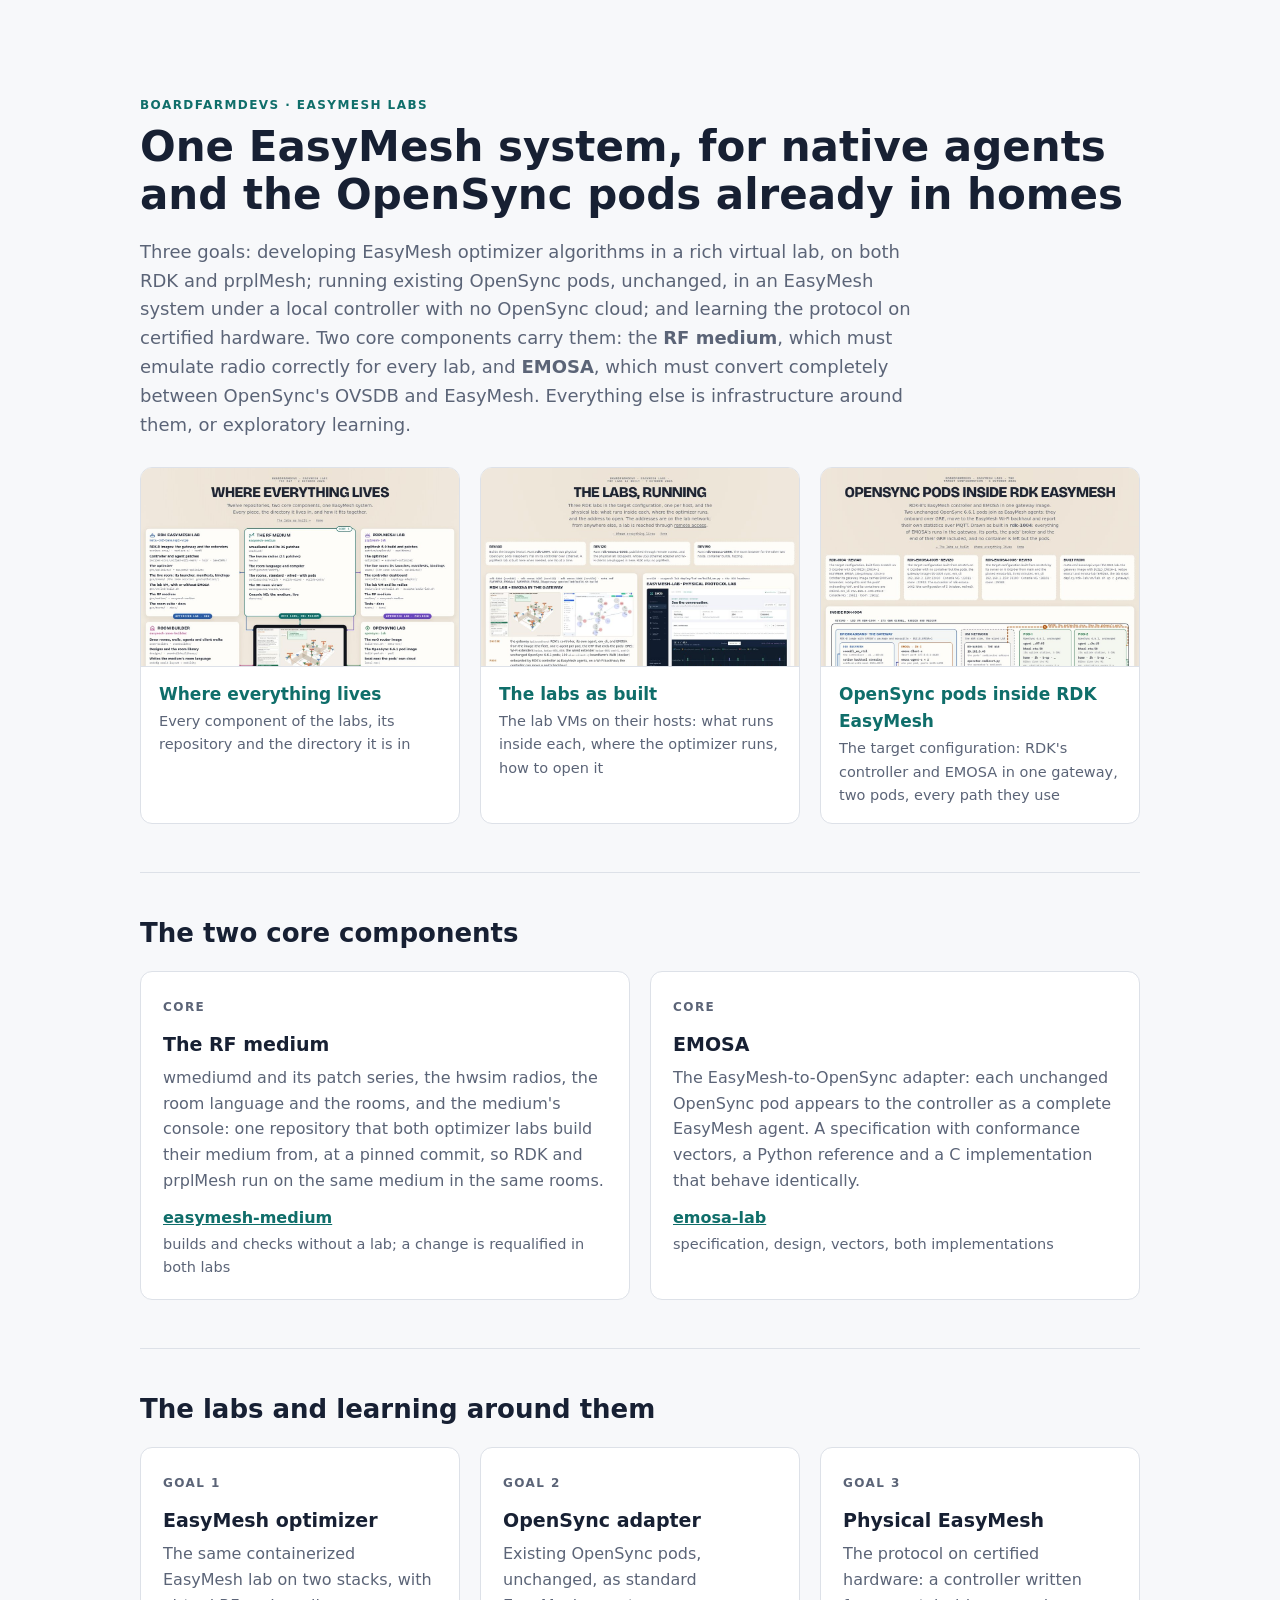
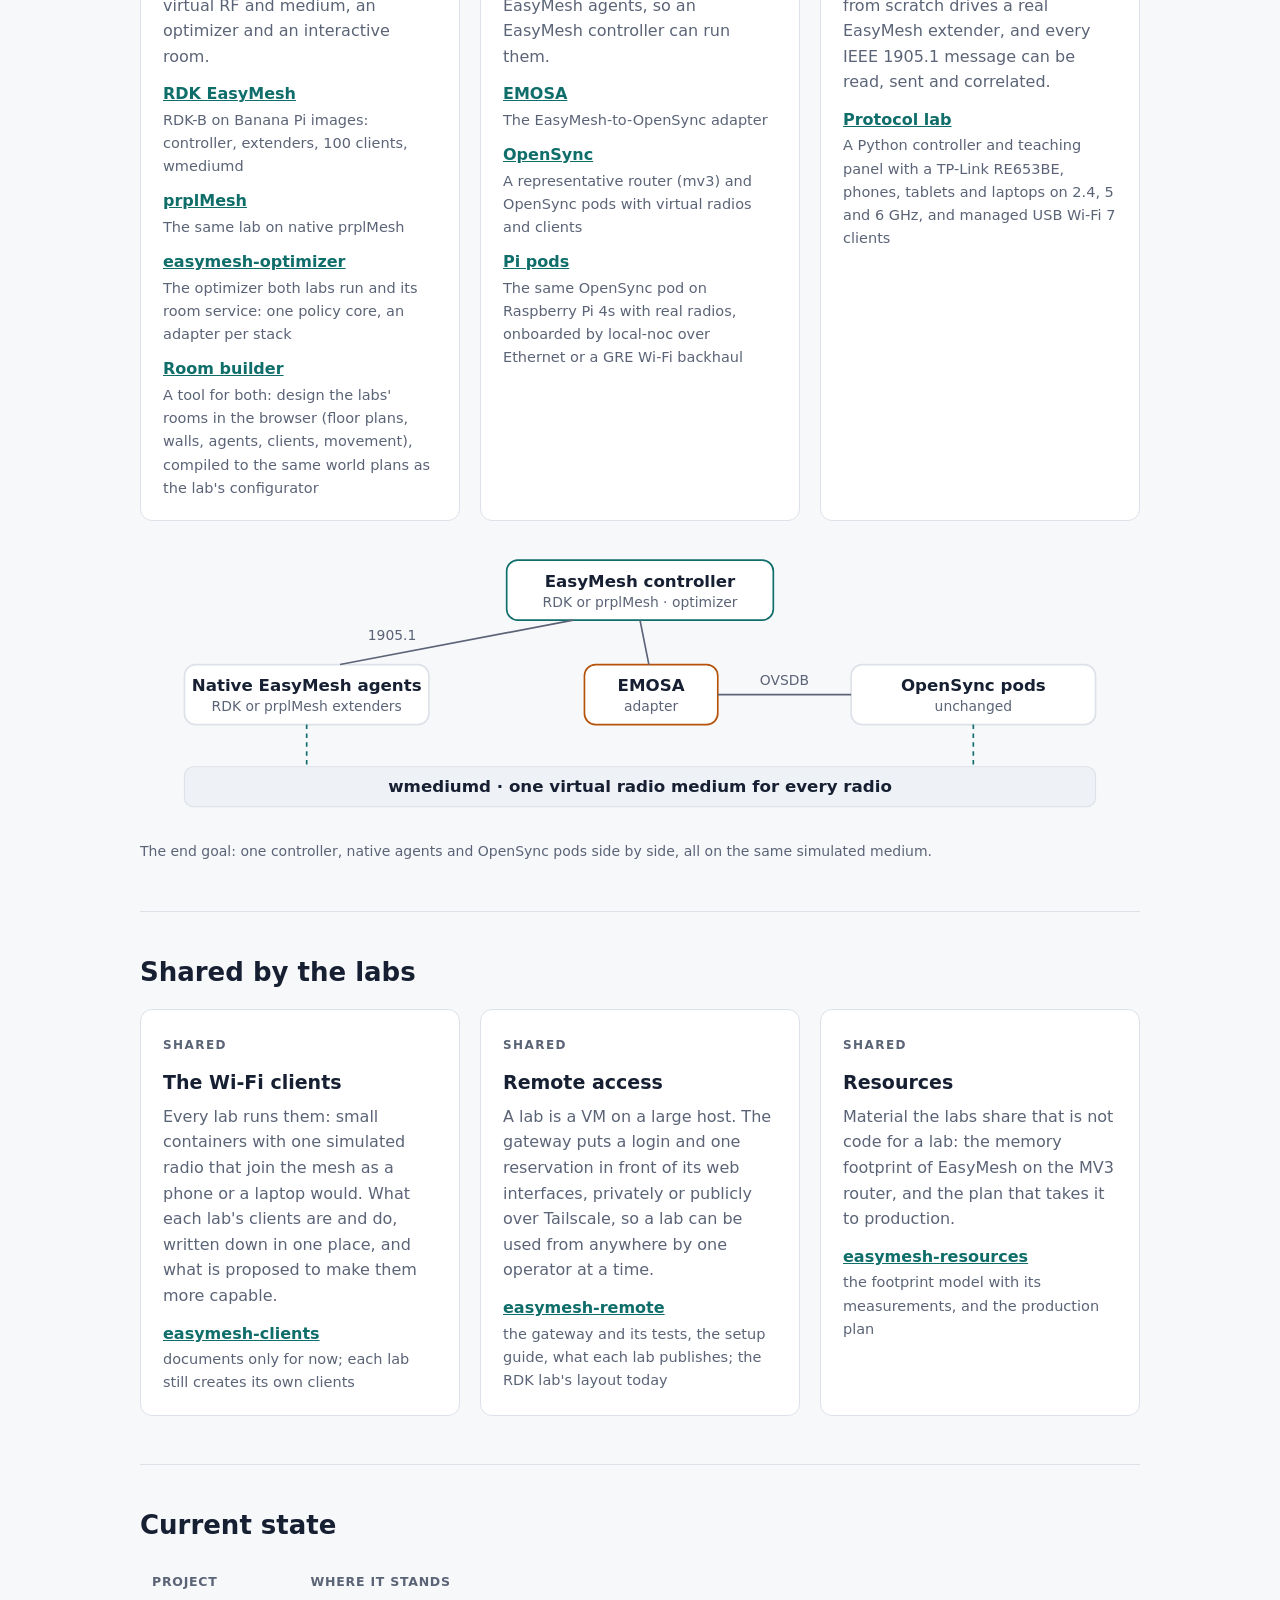
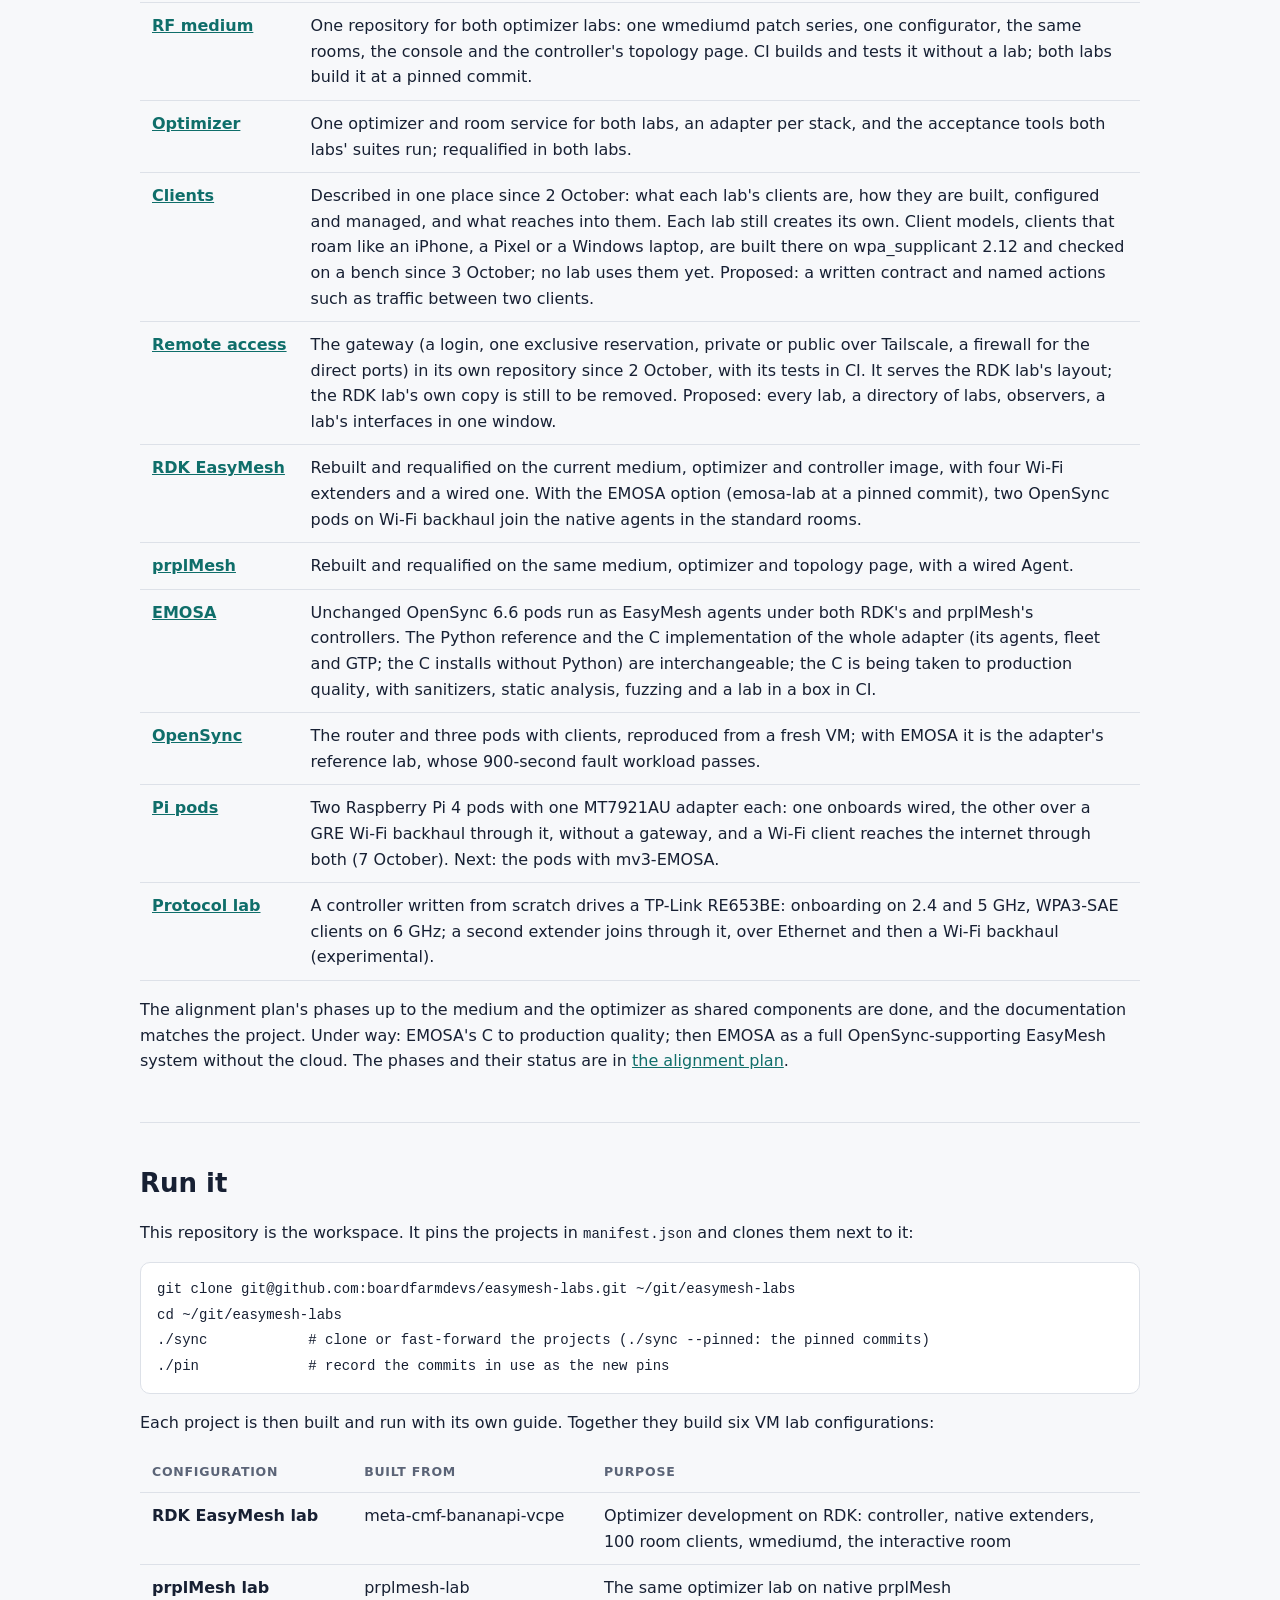
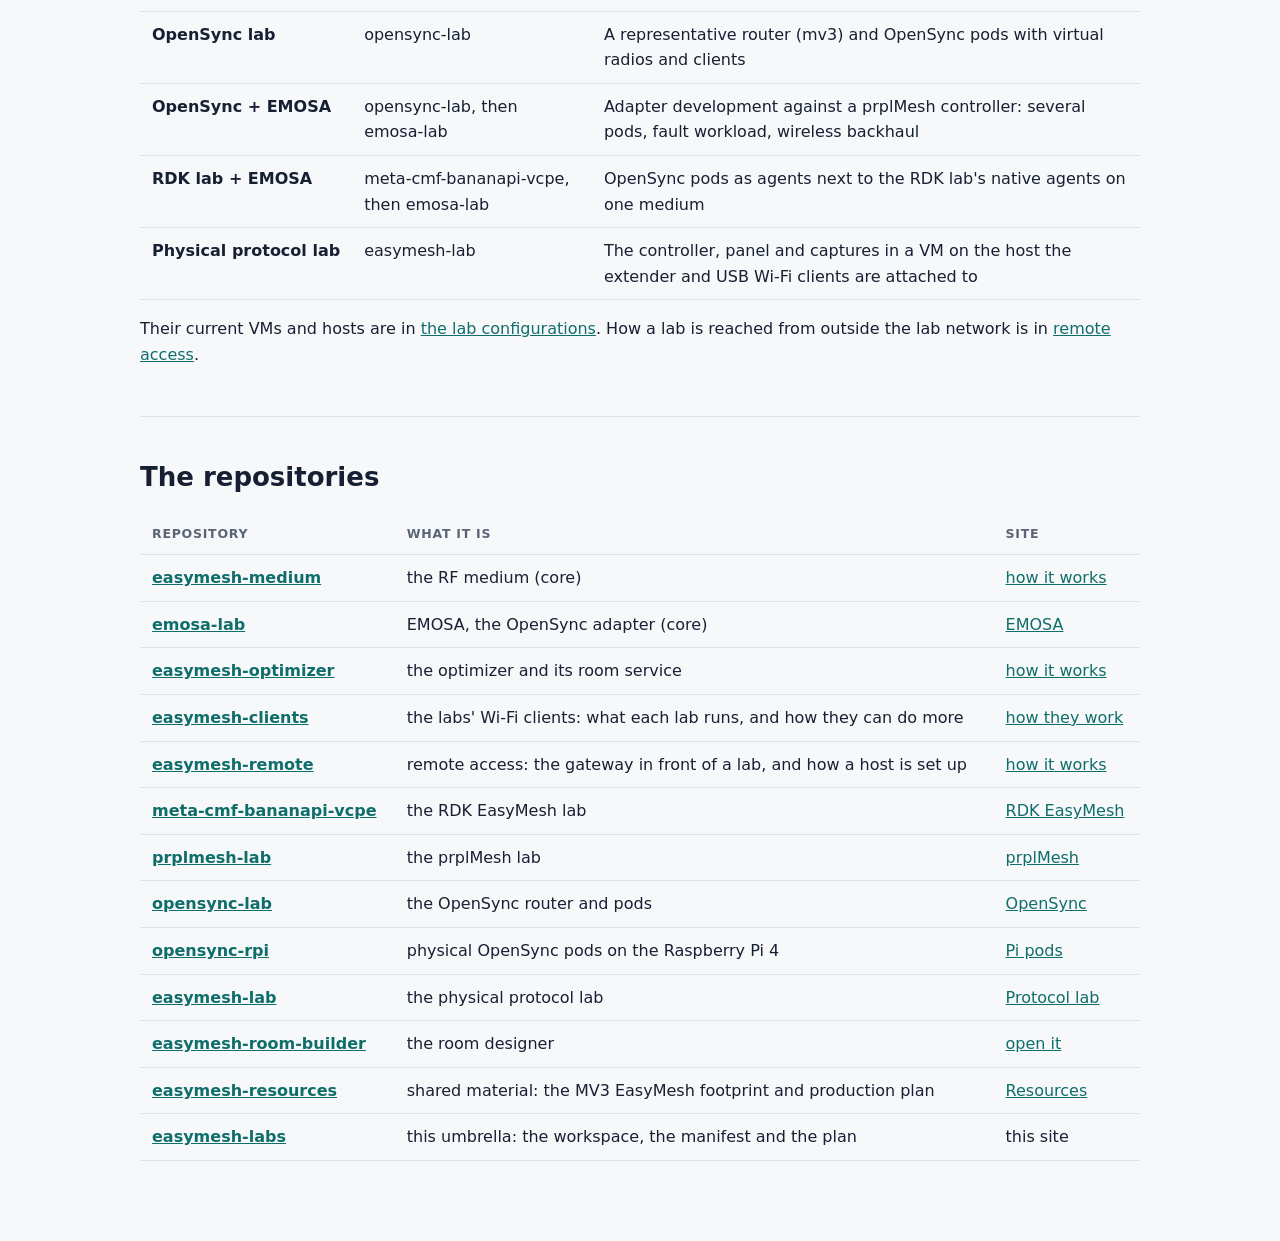
<file: site/index.html>
<!doctype html>
<html lang="en">
<head>
<meta charset="utf-8">
<meta name="viewport" content="width=device-width, initial-scale=1">
<title>EasyMesh labs</title>
<link rel="icon" href="favicon.ico" sizes="48x48">
<link rel="icon" href="favicon.svg" type="image/svg+xml">
<link rel="apple-touch-icon" href="apple-touch-icon.png">
<meta name="description" content="EasyMesh optimizer development in a rich virtual lab on RDK and prplMesh, unchanged OpenSync pods in an EasyMesh system through EMOSA, and the protocol on certified hardware; built on two core components, the RF medium and EMOSA.">
<link rel="stylesheet" href="style.css">
</head>
<body>
<main>
  <section class="hero">
    <p class="eyebrow">boardfarmdevs · EasyMesh labs</p>
    <h1>One EasyMesh system, for native agents and the OpenSync pods already in homes</h1>
    <p class="lead">Three goals: developing EasyMesh optimizer algorithms in a rich virtual lab, on
    both RDK and prplMesh; running existing OpenSync pods, unchanged, in an EasyMesh system under
    a local controller with no OpenSync cloud; and learning the protocol on certified hardware.
    Two core components carry them: the <b>RF medium</b>, which must emulate radio correctly for
    every lab, and <b>EMOSA</b>, which must convert completely between OpenSync's OVSDB and
    EasyMesh. Everything else is infrastructure around them, or exploratory learning.</p>
    <div class="posters">
      <a class="poster-card" href="posters/map.html">
        <picture>
          <source srcset="posters/img/thumb-map-dark.jpg" media="(prefers-color-scheme: dark)">
          <img src="posters/img/thumb-map-light.jpg" width="960" height="600" alt="The map poster: every repository of the labs as a card, with the directory each part lives in">
        </picture>
        <span class="pc-text"><b>Where everything lives</b>
        <span>Every component of the labs, its repository and the directory it is in</span></span>
      </a>
      <a class="poster-card" href="posters/labs.html">
        <picture>
          <source srcset="posters/img/thumb-labs-dark.jpg" media="(prefers-color-scheme: dark)">
          <img src="posters/img/thumb-labs-light.jpg" width="960" height="600" alt="The labs poster: each lab VM on its host, what runs inside it and how to open it">
        </picture>
        <span class="pc-text"><b>The labs as built</b>
        <span>The lab VMs on their hosts: what runs inside each, where the optimizer runs, how to open it</span></span>
      </a>
      <a class="poster-card" href="posters/rdk-emosa.html">
        <picture>
          <source srcset="posters/img/thumb-rdk-emosa-dark.jpg" media="(prefers-color-scheme: dark)">
          <img src="posters/img/thumb-rdk-emosa-light.jpg" width="960" height="600" alt="The RDK + EMOSA poster: the target configuration drawn whole, the gateway with RDK's controller and EMOSA, the pods, em-gtp and the paths between them">
        </picture>
        <span class="pc-text"><b>OpenSync pods inside RDK EasyMesh</b>
        <span>The target configuration: RDK's controller and EMOSA in one gateway, two pods, every path they use</span></span>
      </a>
    </div>
  </section>

  <section id="core">
    <h2>The two core components</h2>
    <div class="goals">
      <article class="goal">
        <p class="tag">Core</p>
        <h3>The RF medium</h3>
        <p>wmediumd and its patch series, the hwsim radios, the room language and the rooms, and the
        medium's console: one repository that both optimizer labs build their medium from, at a
        pinned commit, so RDK and prplMesh run on the same medium in the same rooms.</p>
        <ul class="projects">
          <li><a href="https://vcpe.dev/easymesh-medium/"><b>easymesh-medium</b></a>
            <span>builds and checks without a lab; a change is requalified in both labs</span></li>
        </ul>
      </article>
      <article class="goal">
        <p class="tag">Core</p>
        <h3>EMOSA</h3>
        <p>The EasyMesh-to-OpenSync adapter: each unchanged OpenSync pod appears to the controller as
        a complete EasyMesh agent. A specification with conformance vectors, a Python reference and a
        C implementation that behave identically.</p>
        <ul class="projects">
          <li><a href="https://vcpe.dev/emosa-lab/"><b>emosa-lab</b></a>
            <span>specification, design, vectors, both implementations</span></li>
        </ul>
      </article>
    </div>
  </section>

  <section id="what">
    <h2>The labs and learning around them</h2>
    <div class="goals">
      <article class="goal">
        <p class="tag">Goal 1</p>
        <h3>EasyMesh optimizer</h3>
        <p>The same containerized EasyMesh lab on two stacks, with virtual RF and medium,
        an optimizer and an interactive room.</p>
        <ul class="projects">
          <li><a href="https://vcpe.dev/meta-cmf-bananapi-vcpe/"><b>RDK EasyMesh</b></a>
            <span>RDK-B on Banana Pi images: controller, extenders, 100 clients, wmediumd</span></li>
          <li><a href="https://vcpe.dev/prplmesh-lab/"><b>prplMesh</b></a>
            <span>The same lab on native prplMesh</span></li>
          <li><a href="https://vcpe.dev/easymesh-optimizer/"><b>easymesh-optimizer</b></a>
            <span>The optimizer both labs run and its room service: one policy core, an adapter per stack</span></li>
          <li><a href="https://vcpe.dev/easymesh-room-builder/"><b>Room builder</b></a>
            <span>A tool for both: design the labs' rooms in the browser (floor plans, walls,
            agents, clients, movement), compiled to the same world plans as the lab's configurator</span></li>
        </ul>
      </article>
      <article class="goal">
        <p class="tag">Goal 2</p>
        <h3>OpenSync adapter</h3>
        <p>Existing OpenSync pods, unchanged, as standard EasyMesh agents, so an EasyMesh
        controller can run them.</p>
        <ul class="projects">
          <li><a href="https://vcpe.dev/emosa-lab/"><b>EMOSA</b></a>
            <span>The EasyMesh-to-OpenSync adapter</span></li>
          <li><a href="https://vcpe.dev/opensync-lab/"><b>OpenSync</b></a>
            <span>A representative router (mv3) and OpenSync pods with virtual radios and clients</span></li>
          <li><a href="https://vcpe.dev/opensync-rpi/"><b>Pi pods</b></a>
            <span>The same OpenSync pod on Raspberry Pi 4s with real radios, onboarded by local-noc over Ethernet or a GRE Wi-Fi backhaul</span></li>
        </ul>
      </article>
      <article class="goal">
        <p class="tag">Goal 3</p>
        <h3>Physical EasyMesh</h3>
        <p>The protocol on certified hardware: a controller written from scratch drives a real
        EasyMesh extender, and every IEEE 1905.1 message can be read, sent and correlated.</p>
        <ul class="projects">
          <li><a href="https://vcpe.dev/easymesh-lab/"><b>Protocol lab</b></a>
            <span>A Python controller and teaching panel with a TP-Link RE653BE, phones, tablets and
            laptops on 2.4, 5 and 6 GHz, and managed USB Wi-Fi 7 clients</span></li>
        </ul>
      </article>
    </div>
    <figure class="target">
      <svg viewBox="0 0 900 250" role="img" aria-label="The end goal: an EasyMesh controller managing native EasyMesh agents and OpenSync pods through EMOSA, all on one wmediumd medium">
        <rect class="box ctl" x="330" y="10" width="240" height="54" rx="10"/>
        <text x="450" y="34" class="t">EasyMesh controller</text>
        <text x="450" y="52" class="s">RDK or prplMesh · optimizer</text>
        <rect class="box" x="40" y="104" width="220" height="54" rx="10"/>
        <text x="150" y="128" class="t">Native EasyMesh agents</text>
        <text x="150" y="146" class="s">RDK or prplMesh extenders</text>
        <rect class="box emosa" x="400" y="104" width="120" height="54" rx="10"/>
        <text x="460" y="128" class="t">EMOSA</text>
        <text x="460" y="146" class="s">adapter</text>
        <rect class="box" x="640" y="104" width="220" height="54" rx="10"/>
        <text x="750" y="128" class="t">OpenSync pods</text>
        <text x="750" y="146" class="s">unchanged</text>
        <path class="link" d="M390 64 L180 104"/>
        <path class="link" d="M450 64 L458 104"/>
        <path class="link" d="M520 131 L640 131"/>
        <text x="580" y="122" class="s">OVSDB</text>
        <text x="205" y="82" class="s" style="text-anchor: start">1905.1</text>
        <rect class="medium" x="40" y="196" width="820" height="36" rx="8"/>
        <text x="450" y="219" class="t">wmediumd · one virtual radio medium for every radio</text>
        <path class="air" d="M150 158 L150 196 M750 158 L750 196"/>
      </svg>
      <figcaption>The end goal: one controller, native agents and OpenSync pods side by side, all on the same simulated medium.</figcaption>
    </figure>
  </section>

  <section id="shared">
    <h2>Shared by the labs</h2>
    <div class="goals">
      <article class="goal">
        <p class="tag">Shared</p>
        <h3>The Wi-Fi clients</h3>
        <p>Every lab runs them: small containers with one simulated radio that join the mesh
        as a phone or a laptop would. What each lab's clients are and do, written down in one
        place, and what is proposed to make them more capable.</p>
        <ul class="projects">
          <li><a href="https://vcpe.dev/easymesh-clients/"><b>easymesh-clients</b></a>
            <span>documents only for now; each lab still creates its own clients</span></li>
        </ul>
      </article>
      <article class="goal">
        <p class="tag">Shared</p>
        <h3>Remote access</h3>
        <p>A lab is a VM on a large host. The gateway puts a login and one reservation in front
        of its web interfaces, privately or publicly over Tailscale, so a lab can be used from
        anywhere by one operator at a time.</p>
        <ul class="projects">
          <li><a href="https://vcpe.dev/easymesh-remote/"><b>easymesh-remote</b></a>
            <span>the gateway and its tests, the setup guide, what each lab publishes; the RDK
            lab's layout today</span></li>
        </ul>
      </article>
      <article class="goal">
        <p class="tag">Shared</p>
        <h3>Resources</h3>
        <p>Material the labs share that is not code for a lab: the memory footprint of EasyMesh
        on the MV3 router, and the plan that takes it to production.</p>
        <ul class="projects">
          <li><a href="https://vcpe.dev/easymesh-resources/"><b>easymesh-resources</b></a>
            <span>the footprint model with its measurements, and the production plan</span></li>
        </ul>
      </article>
    </div>
  </section>

  <section id="state">
    <h2>Current state</h2>
    <div class="table-wrap"><table>
      <thead><tr><th>Project</th><th>Where it stands</th></tr></thead>
      <tbody>
        <tr><td><a href="https://vcpe.dev/easymesh-medium/">RF medium</a></td>
          <td>One repository for both optimizer labs: one wmediumd patch series, one configurator, the same rooms, the console and the controller's topology page. CI builds and tests it without a lab; both labs build it at a pinned commit.</td></tr>
        <tr><td><a href="https://vcpe.dev/easymesh-optimizer/">Optimizer</a></td>
          <td>One optimizer and room service for both labs, an adapter per stack, and the acceptance tools both labs' suites run; requalified in both labs.</td></tr>
        <tr><td><a href="https://vcpe.dev/easymesh-clients/">Clients</a></td>
          <td>Described in one place since 2 October: what each lab's clients are, how they are built, configured and managed, and what reaches into them. Each lab still creates its own. Client models, clients that roam like an iPhone, a Pixel or a Windows laptop, are built there on wpa_supplicant 2.12 and checked on a bench since 3 October; no lab uses them yet. Proposed: a written contract and named actions such as traffic between two clients.</td></tr>
        <tr><td><a href="https://vcpe.dev/easymesh-remote/">Remote access</a></td>
          <td>The gateway (a login, one exclusive reservation, private or public over Tailscale, a firewall for the direct ports) in its own repository since 2 October, with its tests in CI. It serves the RDK lab's layout; the RDK lab's own copy is still to be removed. Proposed: every lab, a directory of labs, observers, a lab's interfaces in one window.</td></tr>
        <tr><td><a href="https://vcpe.dev/meta-cmf-bananapi-vcpe/#state">RDK EasyMesh</a></td>
          <td>Rebuilt and requalified on the current medium, optimizer and controller image, with four Wi-Fi extenders and a wired one. With the EMOSA option (emosa-lab at a pinned commit), two OpenSync pods on Wi-Fi backhaul join the native agents in the standard rooms.</td></tr>
        <tr><td><a href="https://vcpe.dev/prplmesh-lab/#state">prplMesh</a></td>
          <td>Rebuilt and requalified on the same medium, optimizer and topology page, with a wired Agent.</td></tr>
        <tr><td><a href="https://vcpe.dev/emosa-lab/#state">EMOSA</a></td>
          <td>Unchanged OpenSync 6.6 pods run as EasyMesh agents under both RDK's and prplMesh's controllers. The Python reference and the C implementation of the whole adapter (its agents, fleet and GTP; the C installs without Python) are interchangeable; the C is being taken to production quality, with sanitizers, static analysis, fuzzing and a lab in a box in CI.</td></tr>
        <tr><td><a href="https://vcpe.dev/opensync-lab/#state">OpenSync</a></td>
          <td>The router and three pods with clients, reproduced from a fresh VM; with EMOSA it is the adapter's reference lab, whose 900-second fault workload passes.</td></tr>
        <tr><td><a href="https://vcpe.dev/opensync-rpi/">Pi pods</a></td>
          <td>Two Raspberry Pi 4 pods with one MT7921AU adapter each: one onboards wired, the other over a GRE Wi-Fi backhaul through it, without a gateway, and a Wi-Fi client reaches the internet through both (7 October). Next: the pods with mv3-EMOSA.</td></tr>
        <tr><td><a href="https://vcpe.dev/easymesh-lab/#state">Protocol lab</a></td>
          <td>A controller written from scratch drives a TP-Link RE653BE: onboarding on 2.4 and 5 GHz, WPA3-SAE clients on 6 GHz; a second extender joins through it, over Ethernet and then a Wi-Fi backhaul (experimental).</td></tr>
      </tbody>
    </table></div>
    <p>The alignment plan's phases up to the medium and the optimizer as shared components are
    done, and the documentation matches the project. Under way: EMOSA's C to production quality;
    then EMOSA as a full OpenSync-supporting EasyMesh system without the cloud. The phases and their
    status are in
    <a href="https://github.com/boardfarmdevs/easymesh-labs/blob/main/docs/project/alignment-plan.md">the alignment plan</a>.</p>
  </section>

  <section id="run">
    <h2>Run it</h2>
    <p>This repository is the workspace. It pins the projects in <code>manifest.json</code>
    and clones them next to it:</p>
<pre><code>git clone git@github.com:boardfarmdevs/easymesh-labs.git ~/git/easymesh-labs
cd ~/git/easymesh-labs
./sync            # clone or fast-forward the projects (./sync --pinned: the pinned commits)
./pin             # record the commits in use as the new pins</code></pre>
    <p>Each project is then built and run with its own guide. Together they build six VM lab
    configurations:</p>
    <div class="table-wrap"><table>
      <thead><tr><th>Configuration</th><th>Built from</th><th>Purpose</th></tr></thead>
      <tbody>
        <tr><td>RDK EasyMesh lab</td><td>meta-cmf-bananapi-vcpe</td>
          <td>Optimizer development on RDK: controller, native extenders, 100 room clients, wmediumd, the interactive room</td></tr>
        <tr><td>prplMesh lab</td><td>prplmesh-lab</td>
          <td>The same optimizer lab on native prplMesh</td></tr>
        <tr><td>OpenSync lab</td><td>opensync-lab</td>
          <td>A representative router (mv3) and OpenSync pods with virtual radios and clients</td></tr>
        <tr><td>OpenSync + EMOSA</td><td>opensync-lab, then emosa-lab</td>
          <td>Adapter development against a prplMesh controller: several pods, fault workload, wireless backhaul</td></tr>
        <tr><td>RDK lab + EMOSA</td><td>meta-cmf-bananapi-vcpe, then emosa-lab</td>
          <td>OpenSync pods as agents next to the RDK lab's native agents on one medium</td></tr>
        <tr><td>Physical protocol lab</td><td>easymesh-lab</td>
          <td>The controller, panel and captures in a VM on the host the extender and USB Wi-Fi clients are attached to</td></tr>
      </tbody>
    </table></div>
    <p>Their current VMs and hosts are in
    <a href="https://github.com/boardfarmdevs/easymesh-labs/blob/main/docs/reference/lab-configurations.md">the lab configurations</a>.
    How a lab is reached from outside the lab network is in
    <a href="https://vcpe.dev/easymesh-remote/">remote access</a>.</p>
  </section>

  <section id="reference">
    <h2>The repositories</h2>
    <div class="table-wrap"><table>
      <thead><tr><th>Repository</th><th>What it is</th><th>Site</th></tr></thead>
      <tbody>
        <tr><td><a href="https://github.com/boardfarmdevs/easymesh-medium">easymesh-medium</a></td><td>the RF medium (core)</td><td><a href="https://vcpe.dev/easymesh-medium/">how it works</a></td></tr>
        <tr><td><a href="https://github.com/boardfarmdevs/emosa-lab">emosa-lab</a></td><td>EMOSA, the OpenSync adapter (core)</td><td><a href="https://vcpe.dev/emosa-lab/">EMOSA</a></td></tr>
        <tr><td><a href="https://github.com/boardfarmdevs/easymesh-optimizer">easymesh-optimizer</a></td><td>the optimizer and its room service</td><td><a href="https://vcpe.dev/easymesh-optimizer/">how it works</a></td></tr>
        <tr><td><a href="https://github.com/boardfarmdevs/easymesh-clients">easymesh-clients</a></td><td>the labs' Wi-Fi clients: what each lab runs, and how they can do more</td><td><a href="https://vcpe.dev/easymesh-clients/">how they work</a></td></tr>
        <tr><td><a href="https://github.com/boardfarmdevs/easymesh-remote">easymesh-remote</a></td><td>remote access: the gateway in front of a lab, and how a host is set up</td><td><a href="https://vcpe.dev/easymesh-remote/">how it works</a></td></tr>
        <tr><td><a href="https://github.com/boardfarmdevs/meta-cmf-bananapi-vcpe">meta-cmf-bananapi-vcpe</a></td><td>the RDK EasyMesh lab</td><td><a href="https://vcpe.dev/meta-cmf-bananapi-vcpe/">RDK EasyMesh</a></td></tr>
        <tr><td><a href="https://github.com/boardfarmdevs/prplmesh-lab">prplmesh-lab</a></td><td>the prplMesh lab</td><td><a href="https://vcpe.dev/prplmesh-lab/">prplMesh</a></td></tr>
        <tr><td><a href="https://github.com/boardfarmdevs/opensync-lab">opensync-lab</a></td><td>the OpenSync router and pods</td><td><a href="https://vcpe.dev/opensync-lab/">OpenSync</a></td></tr>
        <tr><td><a href="https://vcpe.dev/opensync-rpi/">opensync-rpi</a></td><td>physical OpenSync pods on the Raspberry Pi 4</td><td><a href="https://vcpe.dev/opensync-rpi/">Pi pods</a></td></tr>
        <tr><td><a href="https://github.com/boardfarmdevs/easymesh-lab">easymesh-lab</a></td><td>the physical protocol lab</td><td><a href="https://vcpe.dev/easymesh-lab/">Protocol lab</a></td></tr>
        <tr><td><a href="https://github.com/boardfarmdevs/easymesh-room-builder">easymesh-room-builder</a></td><td>the room designer</td><td><a href="https://vcpe.dev/easymesh-room-builder/">open it</a></td></tr>
        <tr><td><a href="https://vcpe.dev/easymesh-resources/">easymesh-resources</a></td><td>shared material: the MV3 EasyMesh footprint and production plan</td><td><a href="https://vcpe.dev/easymesh-resources/">Resources</a></td></tr>
        <tr><td><a href="https://github.com/boardfarmdevs/easymesh-labs">easymesh-labs</a></td><td>this umbrella: the workspace, the manifest and the plan</td><td>this site</td></tr>
      </tbody>
    </table></div>
  </section>
</main>
</body>
</html>
</file>
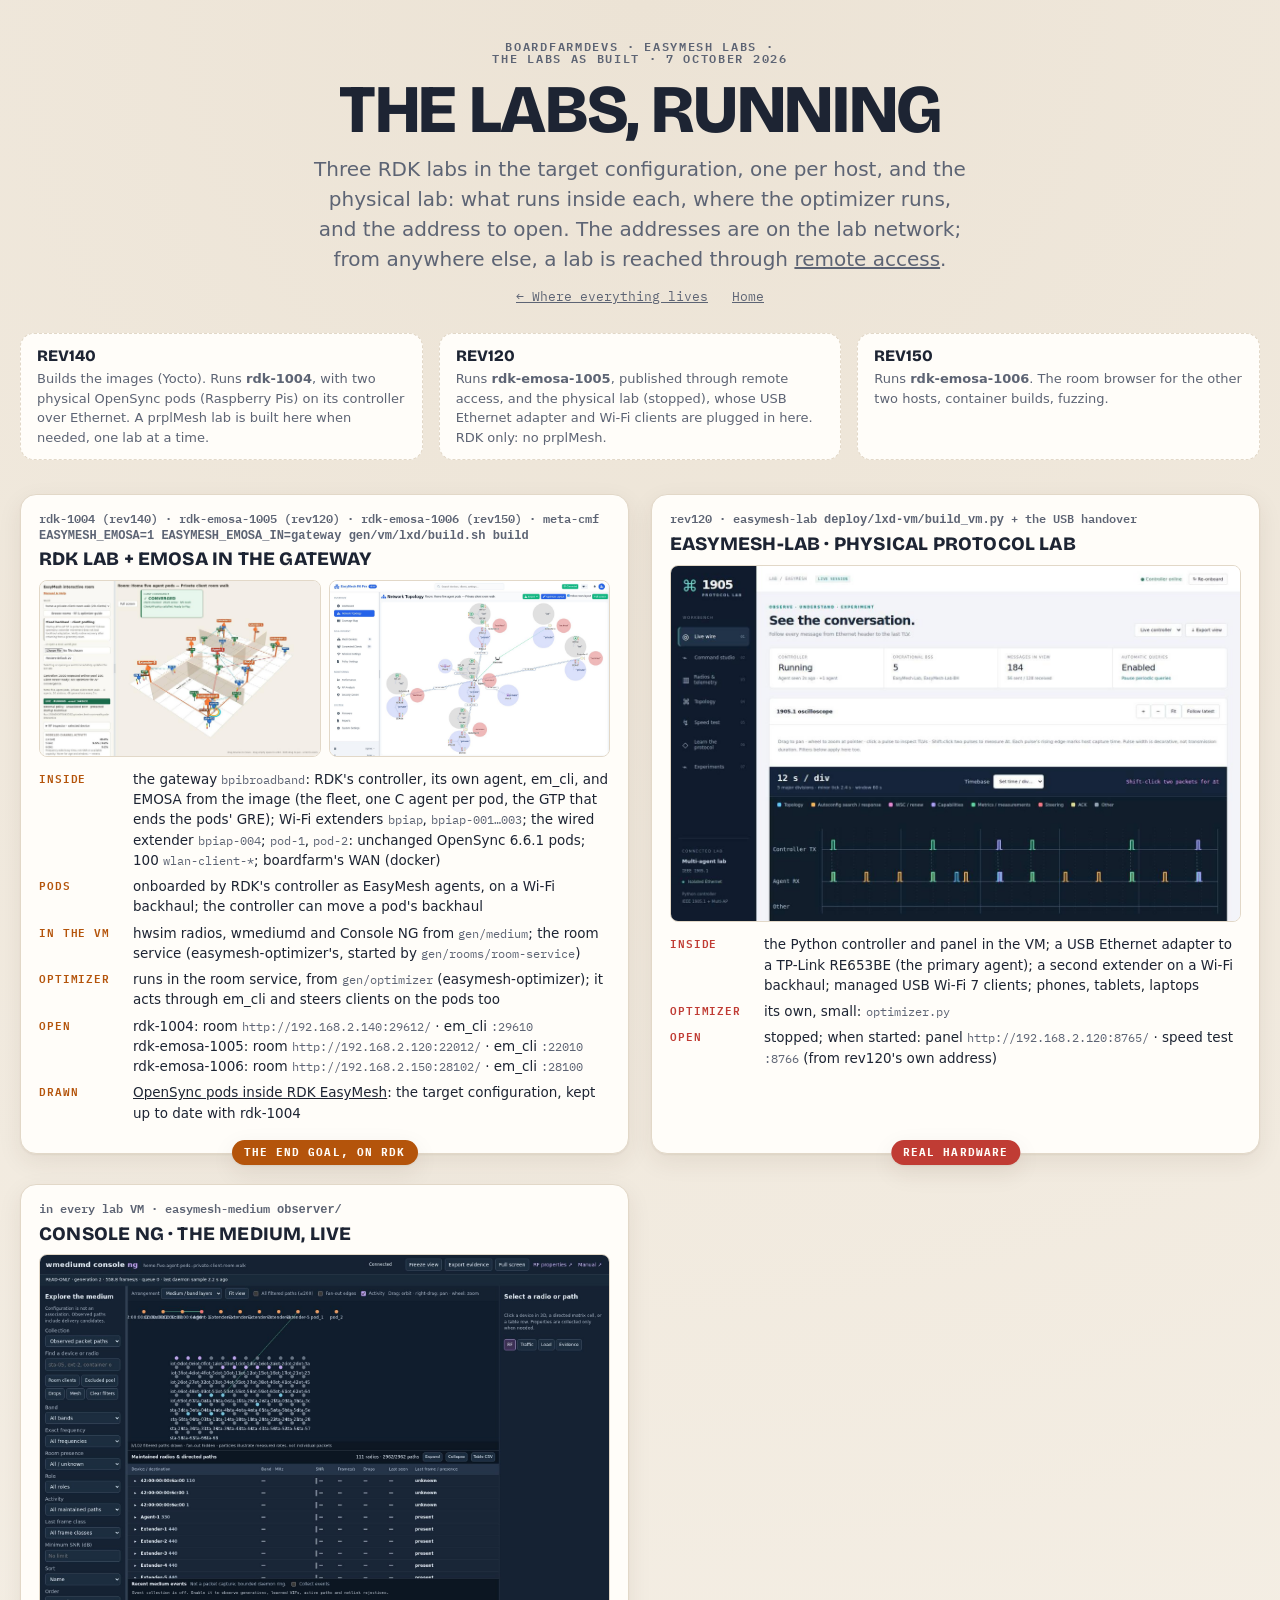
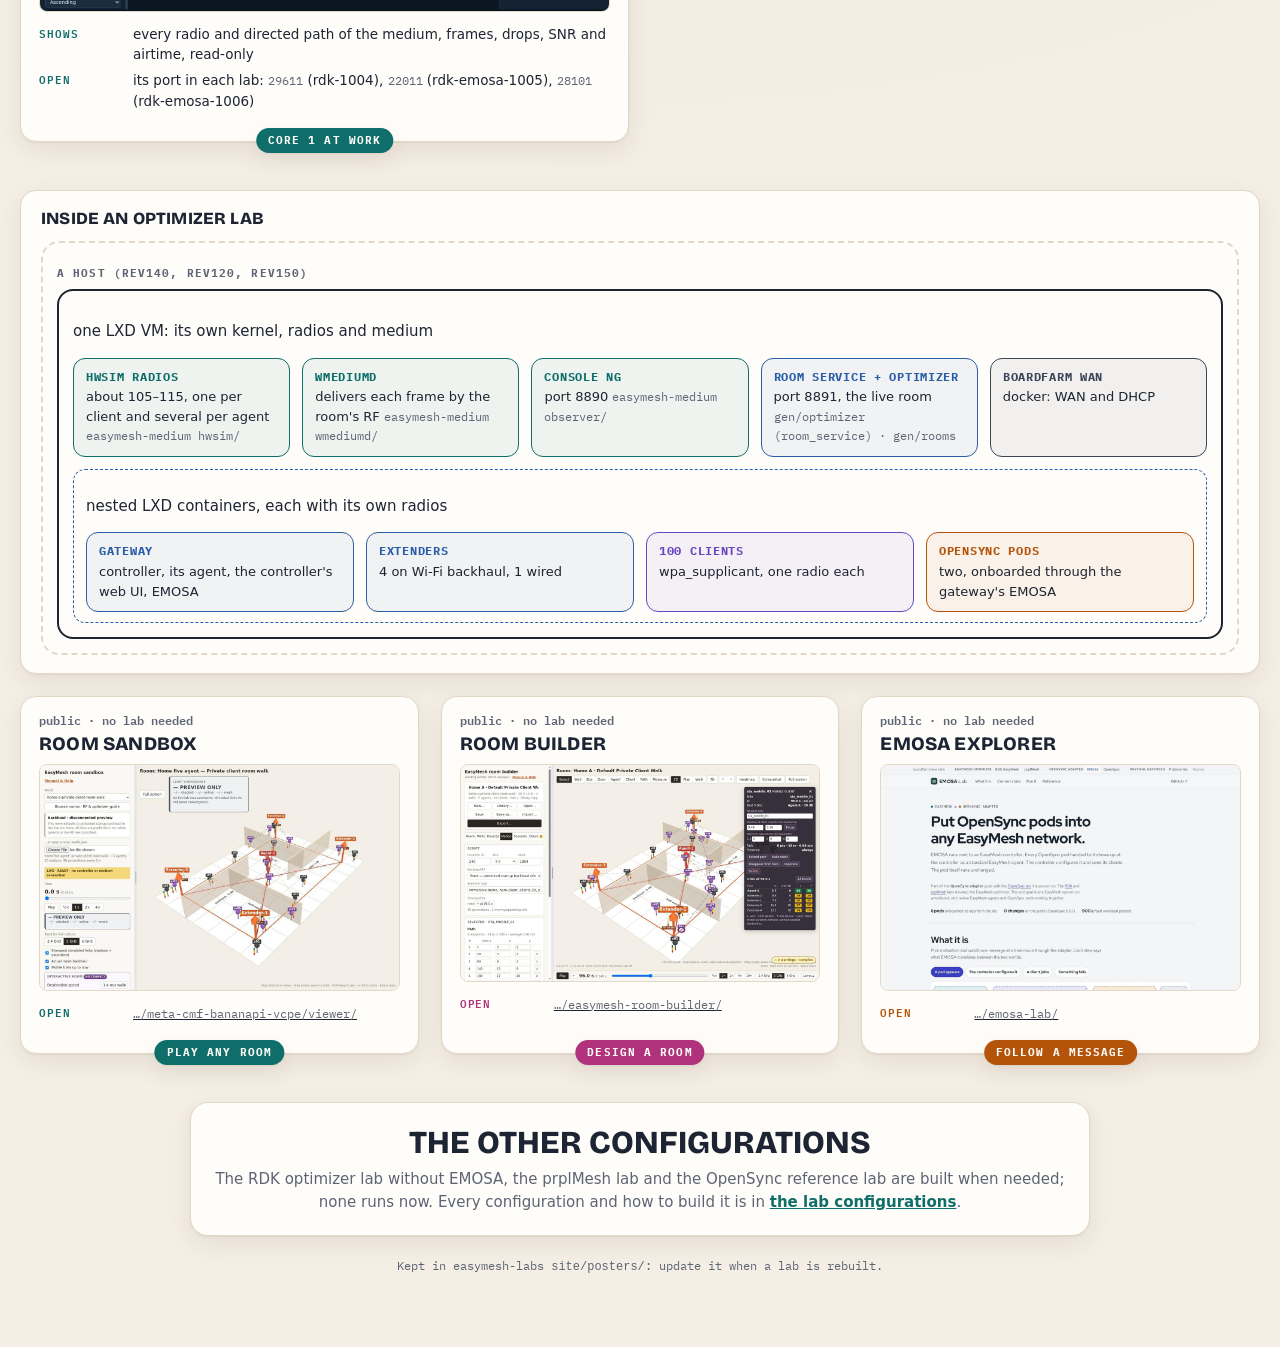
<file: site/posters/labs.html>
<!doctype html>
<html lang="en">
<head>
<meta charset="utf-8">
<meta name="viewport" content="width=device-width, initial-scale=1">
<title>EasyMesh labs as built</title>
<link rel="icon" href="../favicon.ico" sizes="48x48">
<link rel="icon" href="../favicon.svg" type="image/svg+xml">
<link rel="apple-touch-icon" href="../apple-touch-icon.png">
<meta name="description" content="The EasyMesh lab VMs as they run on 7 October 2026: what runs inside each, where the optimizer runs, and how to open them.">
<link rel="preconnect" href="https://fonts.googleapis.com">
<link rel="stylesheet" href="https://fonts.googleapis.com/css2?family=Bricolage+Grotesque:opsz,wght@12..96,600;12..96,800&family=IBM+Plex+Mono:wght@400;500;600;700&display=swap">
<link rel="stylesheet" href="posters.css">
</head>
<body>
<main class="poster">
  <header class="masthead">
    <p class="eyebrow">boardfarmdevs · EasyMesh labs · the labs as built · 7 October 2026</p>
    <h1>The labs, running</h1>
    <p>Three RDK labs in the target configuration, one per host, and the physical lab: what
    runs inside each, where the optimizer runs, and the address to open. The addresses are on
    the lab network; from anywhere else, a lab is reached through
    <a href="https://vcpe.dev/easymesh-remote/">remote access</a>.</p>
    <nav><a href="map.html">← Where everything lives</a> <a href="../index.html">Home</a></nav>
  </header>

  <section class="hosts" aria-label="Hosts">
    <div class="host"><h3>rev140</h3><p>Builds the images (Yocto). Runs <b>rdk-1004</b>, with two physical OpenSync pods (Raspberry Pis) on its controller over Ethernet. A prplMesh lab is built here when needed, one lab at a time.</p></div>
    <div class="host"><h3>rev120</h3><p>Runs <b>rdk-emosa-1005</b>, published through remote access, and the physical lab (stopped), whose USB Ethernet adapter and Wi-Fi clients are plugged in here. RDK only: no prplMesh.</p></div>
    <div class="host"><h3>rev150</h3><p>Runs <b>rdk-emosa-1006</b>. The room browser for the other two hosts, container builds, fuzzing.</p></div>
  </section>

  <section class="labs">
    <article class="card lab emosa">
      <p class="where">rdk-1004 (rev140) · rdk-emosa-1005 (rev120) · rdk-emosa-1006 (rev150) · meta-cmf <code>EASYMESH_EMOSA=1 EASYMESH_EMOSA_IN=gateway gen/vm/lxd/build.sh build</code></p>
      <h2>RDK lab + EMOSA in the gateway</h2>
      <div class="shots"><img src="img/emosa-room.jpg" width="1200" height="750" alt="The RDK lab's live room with Pod-1 and Pod-2 among the native extenders, converged" loading="lazy"><img src="img/rdk-emosa-topology.jpg" width="1600" height="1000" alt="em_cli's topology with the two OpenSync pods drawn as pods next to the native extenders" loading="lazy"></div>
      <dl>
        <dt>Inside</dt><dd>the gateway <code>bpibroadband</code>: RDK's controller, its own agent, em_cli, and EMOSA from the image (the fleet, one C agent per pod, the GTP that ends the pods' GRE); Wi-Fi extenders <code>bpiap</code>, <code>bpiap-001…003</code>; the wired extender <code>bpiap-004</code>; <code>pod-1</code>, <code>pod-2</code>: unchanged OpenSync 6.6.1 pods; 100 <code>wlan-client-*</code>; boardfarm's WAN (docker)</dd>
        <dt>Pods</dt><dd>onboarded by RDK's controller as EasyMesh agents, on a Wi-Fi backhaul; the controller can move a pod's backhaul</dd>
        <dt>In the VM</dt><dd>hwsim radios, wmediumd and Console NG from <code>gen/medium</code>; the room service (easymesh-optimizer's, started by <code>gen/rooms/room-service</code>)</dd>
        <dt>Optimizer</dt><dd>runs in the room service, from <code>gen/optimizer</code> (easymesh-optimizer); it acts through em_cli and steers clients on the pods too</dd>
        <dt>Open</dt><dd>rdk-1004: room <code>http://192.168.2.140:29612/</code> · em_cli <code>:29610</code><br>rdk-emosa-1005: room <code>http://192.168.2.120:22012/</code> · em_cli <code>:22010</code><br>rdk-emosa-1006: room <code>http://192.168.2.150:28102/</code> · em_cli <code>:28100</code></dd>
        <dt>Drawn</dt><dd><a href="rdk-emosa.html">OpenSync pods inside RDK EasyMesh</a>: the target configuration, kept up to date with rdk-1004</dd>
      </dl>
      <span class="pill">The end goal, on RDK</span>
    </article>

    <article class="card lab phys">
      <p class="where">rev120 · easymesh-lab <code>deploy/lxd-vm/build_vm.py</code> + the USB handover</p>
      <h2>easymesh-lab · physical protocol lab</h2>
      <div class="shots one"><img src="img/physical-panel.jpg" width="1200" height="750" alt="The physical lab's teaching panel: the live 1905 oscilloscope with the controller's and the agent's messages" loading="lazy"></div>
      <dl>
        <dt>Inside</dt><dd>the Python controller and panel in the VM; a USB Ethernet adapter to a TP-Link RE653BE (the primary agent); a second extender on a Wi-Fi backhaul; managed USB Wi-Fi 7 clients; phones, tablets, laptops</dd>
        <dt>Optimizer</dt><dd>its own, small: <code>optimizer.py</code></dd>
        <dt>Open</dt><dd>stopped; when started: panel <code>http://192.168.2.120:8765/</code> · speed test <code>:8766</code> (from rev120's own address)</dd>
      </dl>
      <span class="pill">Real hardware</span>
    </article>

    <article class="card lab medium">
      <p class="where">in every lab VM · easymesh-medium <code>observer/</code></p>
      <h2>Console NG · the medium, live</h2>
      <div class="shots one"><img src="img/rdk-emosa-console.jpg" width="1600" height="1000" alt="Console NG: the radios of the RDK lab in 3D and the table of maintained radios and directed paths" loading="lazy"></div>
      <dl>
        <dt>Shows</dt><dd>every radio and directed path of the medium, frames, drops, SNR and airtime, read-only</dd>
        <dt>Open</dt><dd>its port in each lab: <code>29611</code> (rdk-1004), <code>22011</code> (rdk-emosa-1005), <code>28101</code> (rdk-emosa-1006)</dd>
      </dl>
      <span class="pill">Core 1 at work</span>
    </article>
  </section>

  <section class="anatomy" aria-label="Anatomy of an optimizer lab">
    <div class="panel">
      <h3>Inside an optimizer lab</h3>
      <div class="nest">
        <p class="label">a host (rev140, rev120, rev150)</p>
        <div class="vm">
          <p class="label">one LXD VM: its own kernel, radios and medium</p>
          <div class="vm-grid">
            <div class="box medium"><b>hwsim radios</b>about 105–115, one per client and several per agent <code>easymesh-medium hwsim/</code></div>
            <div class="box medium"><b>wmediumd</b>delivers each frame by the room's RF <code>easymesh-medium wmediumd/</code></div>
            <div class="box medium"><b>Console NG</b>port 8890 <code>easymesh-medium observer/</code></div>
            <div class="box rdk"><b>Room service + optimizer</b>port 8891, the live room <code>gen/optimizer (room_service) · gen/rooms</code></div>
            <div class="box umbrella"><b>boardfarm WAN</b>docker: WAN and DHCP</div>
          </div>
          <div class="containers">
            <p class="label">nested LXD containers, each with its own radios</p>
            <div class="vm-grid">
              <div class="box rdk"><b>Gateway</b>controller, its agent, the controller's web UI, EMOSA</div>
              <div class="box rdk"><b>Extenders</b>4 on Wi-Fi backhaul, 1 wired</div>
              <div class="box prpl"><b>100 clients</b>wpa_supplicant, one radio each</div>
              <div class="box emosa"><b>OpenSync pods</b>two, onboarded through the gateway's EMOSA</div>
            </div>
          </div>
        </div>
      </div>
    </div>
  </section>

  <section aria-label="No lab needed">
    <div class="public">
      <article class="card lab medium">
        <p class="where">public · no lab needed</p>
        <h2>Room sandbox</h2>
        <div class="shots one"><img src="img/viewer-sandbox.jpg" width="1200" height="750" alt="The public room sandbox: a room played in the browser without a lab" loading="lazy"></div>
        <dl><dt>Open</dt><dd><a href="https://vcpe.dev/meta-cmf-bananapi-vcpe/viewer/?world=home-a-private-client-room-walk"><code>…/meta-cmf-bananapi-vcpe/viewer/</code></a></dd></dl>
        <span class="pill">Play any room</span>
      </article>
      <article class="card lab builder">
        <p class="where">public · no lab needed</p>
        <h2>Room builder</h2>
        <div class="shots one"><img src="img/room-builder.jpg" width="1200" height="720" alt="The room builder: a room with walls, agents and a mobile client's path, the link table of the selected client" loading="lazy"></div>
        <dl><dt>Open</dt><dd><a href="https://vcpe.dev/easymesh-room-builder/"><code>…/easymesh-room-builder/</code></a></dd></dl>
        <span class="pill">Design a room</span>
      </article>
      <article class="card lab emosa">
        <p class="where">public · no lab needed</p>
        <h2>EMOSA explorer</h2>
        <div class="shots one"><img src="img/emosa-explorer.jpg" width="1200" height="750" alt="The EMOSA site: put OpenSync pods into any EasyMesh network" loading="lazy"></div>
        <dl><dt>Open</dt><dd><a href="https://vcpe.dev/emosa-lab/"><code>…/emosa-lab/</code></a></dd></dl>
        <span class="pill">Follow a message</span>
      </article>
    </div>
  </section>

  <aside class="banner">
    <h3>The other configurations</h3>
    <p>The RDK optimizer lab without EMOSA, the prplMesh lab and the OpenSync reference lab
    are built when needed; none runs now. Every configuration and how to build it is in
    <a href="https://github.com/boardfarmdevs/easymesh-labs/blob/main/docs/reference/lab-configurations.md">the lab configurations</a>.</p>
  </aside>
  <p class="foot">Kept in easymesh-labs <code>site/posters/</code>: update it when a lab is rebuilt.</p>
</main>
<script src="posters.js"></script>
</body>
</html>
</file>
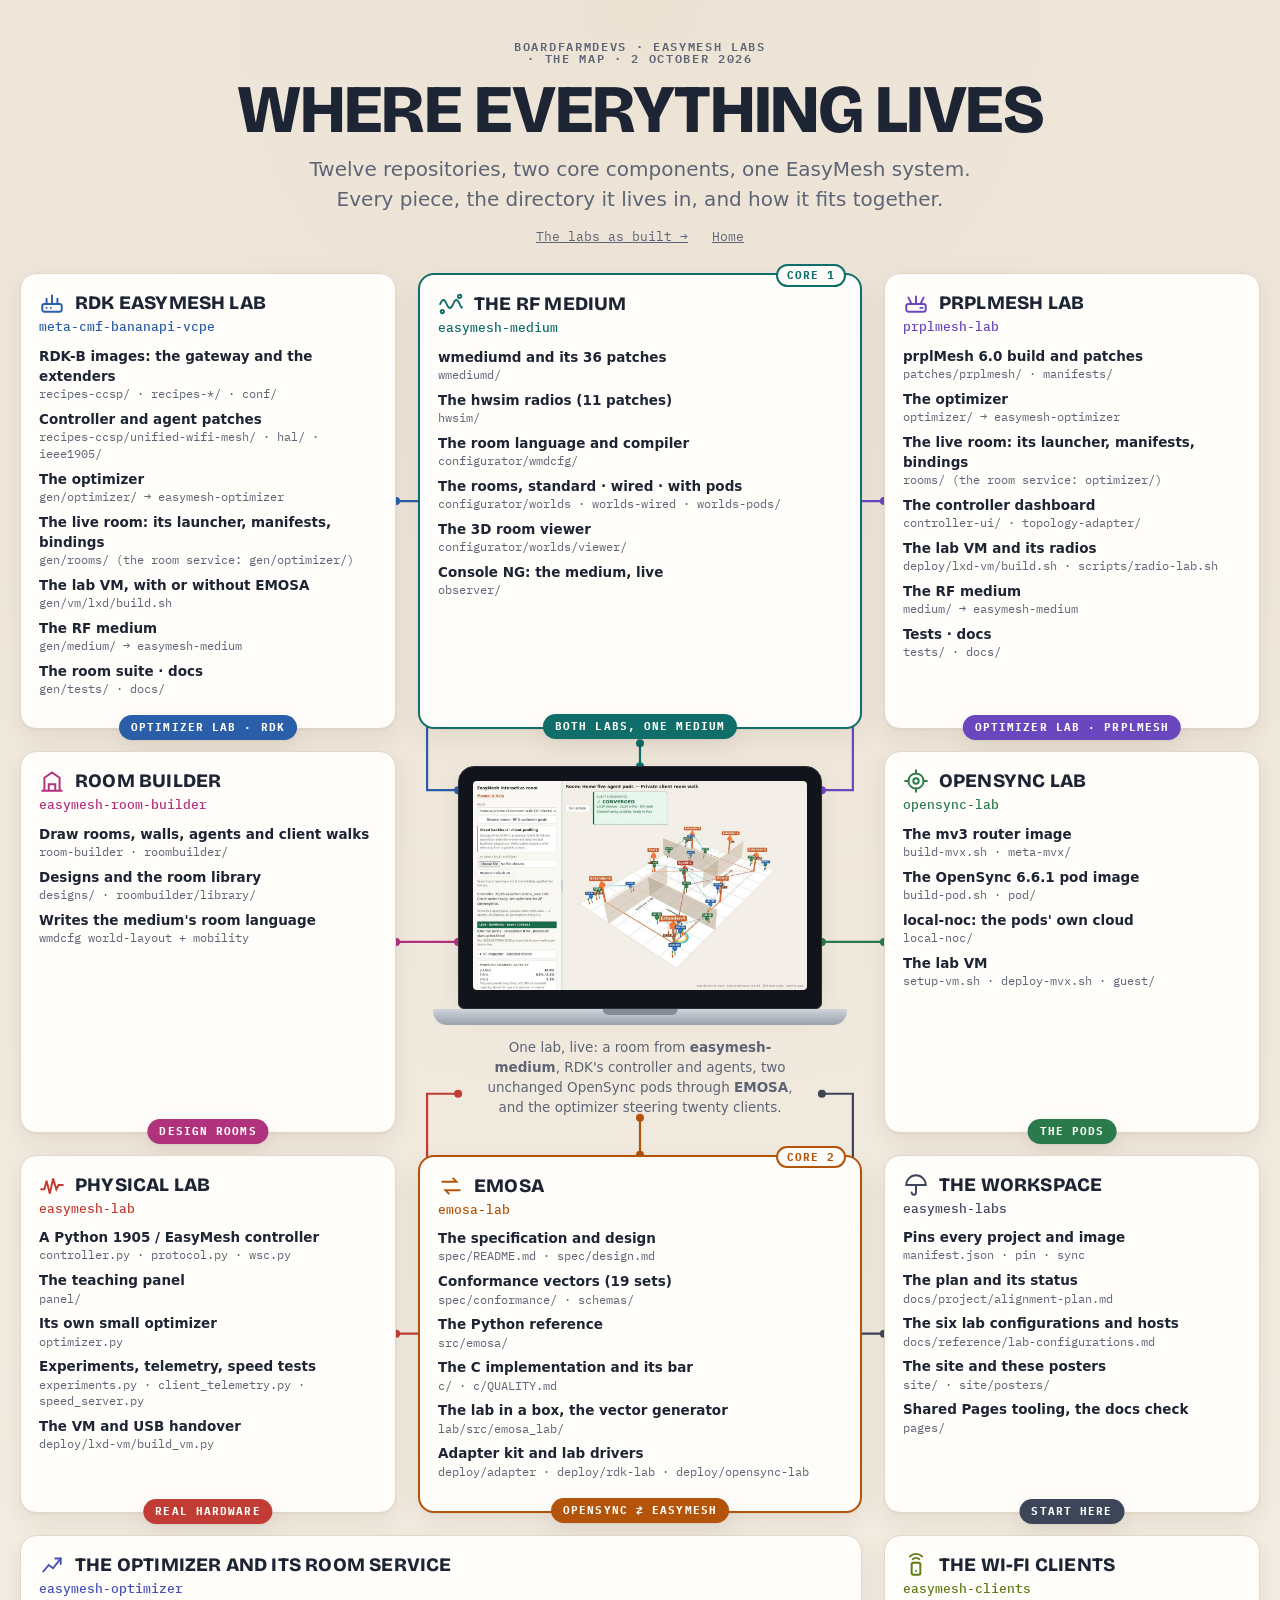
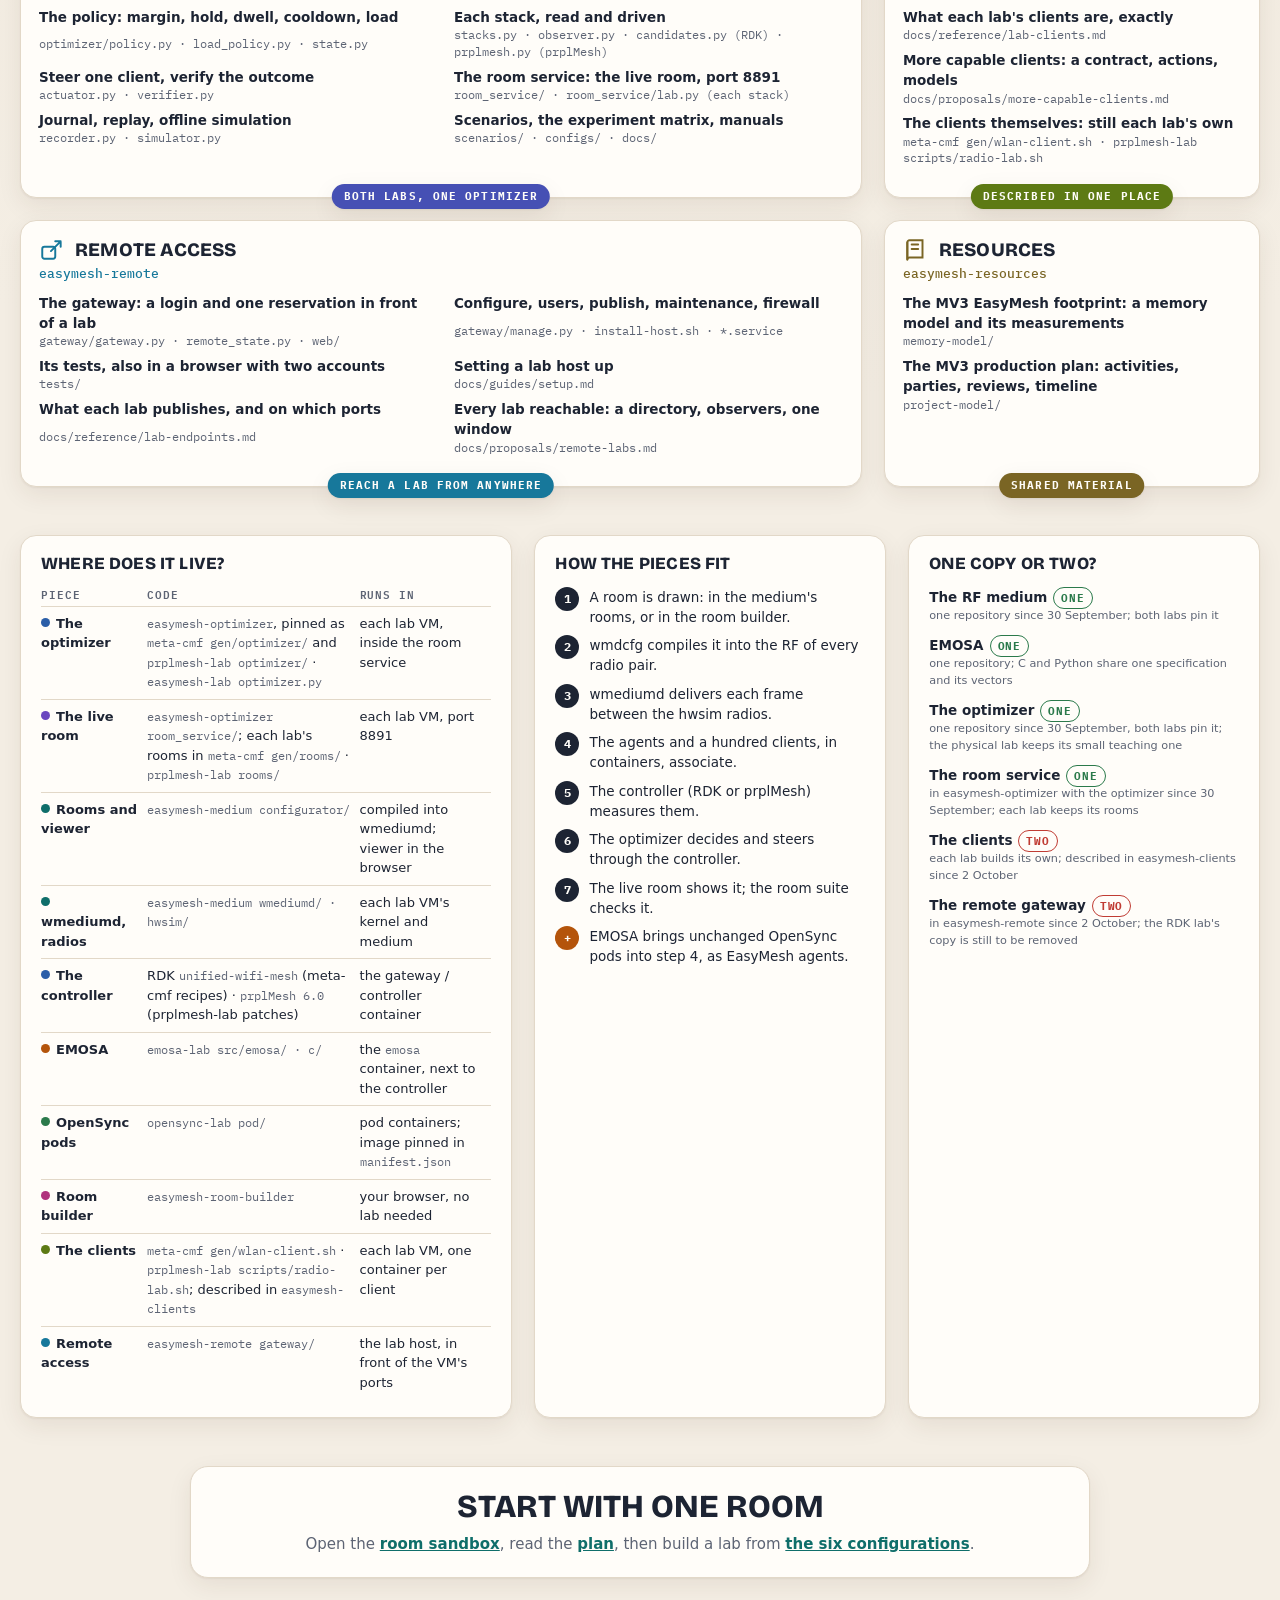
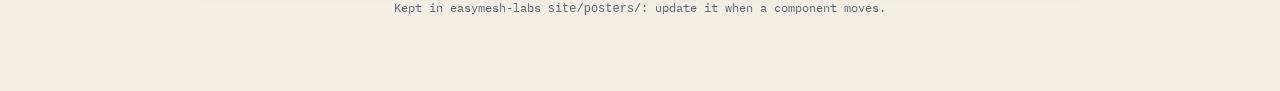
<file: site/posters/map.html>
<!doctype html>
<html lang="en">
<head>
<meta charset="utf-8">
<meta name="viewport" content="width=device-width, initial-scale=1">
<title>EasyMesh labs map</title>
<link rel="icon" href="../favicon.ico" sizes="48x48">
<link rel="icon" href="../favicon.svg" type="image/svg+xml">
<link rel="apple-touch-icon" href="../apple-touch-icon.png">
<meta name="description" content="Where every component of the EasyMesh labs lives: twelve repositories, two core components, and the directory each piece is in.">
<link rel="preconnect" href="https://fonts.googleapis.com">
<link rel="stylesheet" href="https://fonts.googleapis.com/css2?family=Bricolage+Grotesque:opsz,wght@12..96,600;12..96,800&family=IBM+Plex+Mono:wght@400;500;600;700&display=swap">
<link rel="stylesheet" href="posters.css">
</head>
<body>
<main class="poster">
  <header class="masthead">
    <p class="eyebrow">boardfarmdevs · EasyMesh labs · the map · 2 October 2026</p>
    <h1>Where everything lives</h1>
    <p>Twelve repositories, two core components, one EasyMesh system. Every piece, the directory it
    lives in, and how it fits together.</p>
    <nav><a href="labs.html">The labs as built →</a> <a href="../index.html">Home</a></nav>
  </header>

  <section class="board fifth" aria-label="The repositories around one of the labs">

    <article class="card rdk a" id="rdk">
      <h2><svg viewBox="0 0 24 24" fill="none" stroke="currentColor" stroke-width="1.8" stroke-linecap="round"><rect x="3" y="13" width="18" height="7" rx="2"/><path d="M7 13V8M12 13V5M17 13V8M7 16.5h.01M11 16.5h.01"/></svg>RDK EasyMesh lab</h2>
      <p class="repo"><a href="https://github.com/boardfarmdevs/meta-cmf-bananapi-vcpe">meta-cmf-bananapi-vcpe</a></p>
      <ul class="rows">
        <li><b>RDK-B images: the gateway and the extenders</b><code>recipes-ccsp/ · recipes-*/ · conf/</code></li>
        <li><b>Controller and agent patches</b><code>recipes-ccsp/unified-wifi-mesh/ · hal/ · ieee1905/</code></li>
        <li><b>The optimizer</b><code>gen/optimizer/ → easymesh-optimizer</code></li>
        <li><b>The live room: its launcher, manifests, bindings</b><code>gen/rooms/ (the room service: gen/optimizer/)</code></li>
        <li><b>The lab VM, with or without EMOSA</b><code>gen/vm/lxd/build.sh</code></li>
        <li><b>The RF medium</b><code>gen/medium/ → easymesh-medium</code></li>
        <li><b>The room suite · docs</b><code>gen/tests/ · docs/</code></li>
      </ul>
      <span class="pill">Optimizer lab · RDK</span>
    </article>

    <article class="card medium core b">
      <span class="corebadge">Core 1</span>
      <h2><svg viewBox="0 0 24 24" fill="none" stroke="currentColor" stroke-width="1.8" stroke-linecap="round"><path d="M2 12c2-5 4-5 6 0s4 5 6 0 4-5 6 0 2 3 2 3"/><circle cx="4" cy="19" r="1.5"/><circle cx="20" cy="5" r="1.5"/></svg>The RF medium</h2>
      <p class="repo"><a href="https://github.com/boardfarmdevs/easymesh-medium">easymesh-medium</a></p>
      <ul class="rows">
        <li><b>wmediumd and its 36 patches</b><code>wmediumd/</code></li>
        <li><b>The hwsim radios (11 patches)</b><code>hwsim/</code></li>
        <li><b>The room language and compiler</b><code>configurator/wmdcfg/</code></li>
        <li><b>The rooms, standard · wired · with pods</b><code>configurator/worlds · worlds-wired · worlds-pods/</code></li>
        <li><b>The 3D room viewer</b><code>configurator/worlds/viewer/</code></li>
        <li><b>Console NG: the medium, live</b><code>observer/</code></li>
      </ul>
      <span class="pill">Both labs, one medium</span>
    </article>

    <article class="card prpl c" id="prpl">
      <h2><svg viewBox="0 0 24 24" fill="none" stroke="currentColor" stroke-width="1.8" stroke-linecap="round"><rect x="3" y="13" width="18" height="7" rx="2"/><path d="M8 13l-3-6M16 13l3-6M12 13V6M16 16.5h2"/></svg>prplMesh lab</h2>
      <p class="repo"><a href="https://github.com/boardfarmdevs/prplmesh-lab">prplmesh-lab</a></p>
      <ul class="rows">
        <li><b>prplMesh 6.0 build and patches</b><code>patches/prplmesh/ · manifests/</code></li>
        <li><b>The optimizer</b><code>optimizer/ → easymesh-optimizer</code></li>
        <li><b>The live room: its launcher, manifests, bindings</b><code>rooms/ (the room service: optimizer/)</code></li>
        <li><b>The controller dashboard</b><code>controller-ui/ · topology-adapter/</code></li>
        <li><b>The lab VM and its radios</b><code>deploy/lxd-vm/build.sh · scripts/radio-lab.sh</code></li>
        <li><b>The RF medium</b><code>medium/ → easymesh-medium</code></li>
        <li><b>Tests · docs</b><code>tests/ · docs/</code></li>
      </ul>
      <span class="pill">Optimizer lab · prplMesh</span>
    </article>

    <article class="card builder d">
      <h2><svg viewBox="0 0 24 24" fill="none" stroke="currentColor" stroke-width="1.8" stroke-linecap="round"><path d="M3 21h18M5 21V9l7-5 7 5v12M9 21v-6h6v6"/></svg>Room builder</h2>
      <p class="repo"><a href="https://github.com/boardfarmdevs/easymesh-room-builder">easymesh-room-builder</a></p>
      <ul class="rows">
        <li><b>Draw rooms, walls, agents and client walks</b><code>room-builder · roombuilder/</code></li>
        <li><b>Designs and the room library</b><code>designs/ · roombuilder/library/</code></li>
        <li><b>Writes the medium's room language</b><code>wmdcfg world-layout + mobility</code></li>
      </ul>
      <span class="pill">Design rooms</span>
    </article>

    <figure class="device x">
      <div class="laptop">
        <div class="screen"><img src="img/emosa-room.jpg" width="1200" height="750" alt="The live room of the RDK lab with the EMOSA option: native agents, two OpenSync pods and twenty clients walking a floor plan, the client convergence banner showing converged"></div>
        <div class="base"></div>
      </div>
      <figcaption>One lab, live: a room from <b>easymesh-medium</b>, RDK's controller and agents,
      two unchanged OpenSync pods through <b>EMOSA</b>, and the optimizer steering twenty clients.</figcaption>
    </figure>

    <article class="card osl e">
      <h2><svg viewBox="0 0 24 24" fill="none" stroke="currentColor" stroke-width="1.8" stroke-linecap="round"><circle cx="12" cy="12" r="7"/><circle cx="12" cy="12" r="2.5"/><path d="M12 2v3M12 19v3M2 12h3M19 12h3"/></svg>OpenSync lab</h2>
      <p class="repo"><a href="https://github.com/boardfarmdevs/opensync-lab">opensync-lab</a></p>
      <ul class="rows">
        <li><b>The mv3 router image</b><code>build-mvx.sh · meta-mvx/</code></li>
        <li><b>The OpenSync 6.6.1 pod image</b><code>build-pod.sh · pod/</code></li>
        <li><b>local-noc: the pods' own cloud</b><code>local-noc/</code></li>
        <li><b>The lab VM</b><code>setup-vm.sh · deploy-mvx.sh · guest/</code></li>
      </ul>
      <span class="pill">The pods</span>
    </article>

    <article class="card phys f">
      <h2><svg viewBox="0 0 24 24" fill="none" stroke="currentColor" stroke-width="1.8" stroke-linecap="round"><path d="M2 16h3l2-8 3 12 3-14 3 10 2-4h4"/></svg>Physical lab</h2>
      <p class="repo"><a href="https://github.com/boardfarmdevs/easymesh-lab">easymesh-lab</a></p>
      <ul class="rows">
        <li><b>A Python 1905 / EasyMesh controller</b><code>controller.py · protocol.py · wsc.py</code></li>
        <li><b>The teaching panel</b><code>panel/</code></li>
        <li><b>Its own small optimizer</b><code>optimizer.py</code></li>
        <li><b>Experiments, telemetry, speed tests</b><code>experiments.py · client_telemetry.py · speed_server.py</code></li>
        <li><b>The VM and USB handover</b><code>deploy/lxd-vm/build_vm.py</code></li>
      </ul>
      <span class="pill">Real hardware</span>
    </article>

    <article class="card emosa core g">
      <span class="corebadge">Core 2</span>
      <h2><svg viewBox="0 0 24 24" fill="none" stroke="currentColor" stroke-width="1.8" stroke-linecap="round"><path d="M4 8h13l-3-3M20 16H7l3 3"/></svg>EMOSA</h2>
      <p class="repo"><a href="https://github.com/boardfarmdevs/emosa-lab">emosa-lab</a></p>
      <ul class="rows">
        <li><b>The specification and design</b><code>spec/README.md · spec/design.md</code></li>
        <li><b>Conformance vectors (19 sets)</b><code>spec/conformance/ · schemas/</code></li>
        <li><b>The Python reference</b><code>src/emosa/</code></li>
        <li><b>The C implementation and its bar</b><code>c/ · c/QUALITY.md</code></li>
        <li><b>The lab in a box, the vector generator</b><code>lab/src/emosa_lab/</code></li>
        <li><b>Adapter kit and lab drivers</b><code>deploy/adapter · deploy/rdk-lab · deploy/opensync-lab</code></li>
      </ul>
      <span class="pill">OpenSync ⇄ EasyMesh</span>
    </article>

    <article class="card umbrella h">
      <h2><svg viewBox="0 0 24 24" fill="none" stroke="currentColor" stroke-width="1.8" stroke-linecap="round"><path d="M3 12a9 9 0 0 1 18 0zM12 12v7a2 2 0 0 1-4 0"/></svg>The workspace</h2>
      <p class="repo"><a href="https://github.com/boardfarmdevs/easymesh-labs">easymesh-labs</a></p>
      <ul class="rows">
        <li><b>Pins every project and image</b><code>manifest.json · pin · sync</code></li>
        <li><b>The plan and its status</b><code>docs/project/alignment-plan.md</code></li>
        <li><b>The six lab configurations and hosts</b><code>docs/reference/lab-configurations.md</code></li>
        <li><b>The site and these posters</b><code>site/ · site/posters/</code></li>
        <li><b>Shared Pages tooling, the docs check</b><code>pages/</code></li>
      </ul>
      <span class="pill">Start here</span>
    </article>

    <article class="card optimizer wide i">
      <h2><svg viewBox="0 0 24 24" fill="none" stroke="currentColor" stroke-width="1.8" stroke-linecap="round"><path d="M4 18l5-6 4 3 7-9"/><path d="M15 6h5v5"/></svg>The optimizer and its room service</h2>
      <p class="repo"><a href="https://github.com/boardfarmdevs/easymesh-optimizer">easymesh-optimizer</a></p>
      <ul class="rows">
        <li><b>The policy: margin, hold, dwell, cooldown, load</b><code>optimizer/policy.py · load_policy.py · state.py</code></li>
        <li><b>Each stack, read and driven</b><code>stacks.py · observer.py · candidates.py (RDK) · prplmesh.py (prplMesh)</code></li>
        <li><b>Steer one client, verify the outcome</b><code>actuator.py · verifier.py</code></li>
        <li><b>The room service: the live room, port 8891</b><code>room_service/ · room_service/lab.py (each stack)</code></li>
        <li><b>Journal, replay, offline simulation</b><code>recorder.py · simulator.py</code></li>
        <li><b>Scenarios, the experiment matrix, manuals</b><code>scenarios/ · configs/ · docs/</code></li>
      </ul>
      <span class="pill">Both labs, one optimizer</span>
    </article>

    <article class="card clients below j">
      <h2><svg viewBox="0 0 24 24" fill="none" stroke="currentColor" stroke-width="1.8" stroke-linecap="round"><rect x="8" y="10" width="8" height="11" rx="1.6"/><path d="M9 6.6a4.4 4.4 0 0 1 6 0M6.4 4a8 8 0 0 1 11.2 0M12 17.5h.01"/></svg>The Wi-Fi clients</h2>
      <p class="repo"><a href="https://github.com/boardfarmdevs/easymesh-clients">easymesh-clients</a></p>
      <ul class="rows">
        <li><b>What each lab's clients are, exactly</b><code>docs/reference/lab-clients.md</code></li>
        <li><b>More capable clients: a contract, actions, models</b><code>docs/proposals/more-capable-clients.md</code></li>
        <li><b>The clients themselves: still each lab's own</b><code>meta-cmf gen/wlan-client.sh · prplmesh-lab scripts/radio-lab.sh</code></li>
      </ul>
      <span class="pill">Described in one place</span>
    </article>

    <article class="card remote wide k">
      <h2><svg viewBox="0 0 24 24" fill="none" stroke="currentColor" stroke-width="1.8" stroke-linecap="round" stroke-linejoin="round"><rect x="3" y="9" width="12" height="11" rx="2"/><path d="M11 13l9-9M15 4h5v5"/></svg>Remote access</h2>
      <p class="repo"><a href="https://github.com/boardfarmdevs/easymesh-remote">easymesh-remote</a></p>
      <ul class="rows">
        <li><b>The gateway: a login and one reservation in front of a lab</b><code>gateway/gateway.py · remote_state.py · web/</code></li>
        <li><b>Configure, users, publish, maintenance, firewall</b><code>gateway/manage.py · install-host.sh · *.service</code></li>
        <li><b>Its tests, also in a browser with two accounts</b><code>tests/</code></li>
        <li><b>Setting a lab host up</b><code>docs/guides/setup.md</code></li>
        <li><b>What each lab publishes, and on which ports</b><code>docs/reference/lab-endpoints.md</code></li>
        <li><b>Every lab reachable: a directory, observers, one window</b><code>docs/proposals/remote-labs.md</code></li>
      </ul>
      <span class="pill">Reach a lab from anywhere</span>
    </article>

    <article class="card resources below l">
      <h2><svg viewBox="0 0 24 24" fill="none" stroke="currentColor" stroke-width="1.8" stroke-linecap="round"><path d="M4 5a2 2 0 0 1 2-2h12v16H6a2 2 0 0 0-2 2z"/><path d="M4 21V5M8 7h6M8 11h6"/></svg>Resources</h2>
      <p class="repo"><a href="https://vcpe.dev/easymesh-resources/">easymesh-resources</a></p>
      <ul class="rows">
        <li><b>The MV3 EasyMesh footprint: a memory model and its measurements</b><code>memory-model/</code></li>
        <li><b>The MV3 production plan: activities, parties, reviews, timeline</b><code>project-model/</code></li>
      </ul>
      <span class="pill">Shared material</span>
    </article>
  </section>

  <section class="panels">
    <article class="panel">
      <h3>Where does it live?</h3>
      <div class="table-wrap"><table>
        <thead><tr><th>Piece</th><th>Code</th><th>Runs in</th></tr></thead>
        <tbody>
          <tr><td><span class="dot rdk"></span><b>The optimizer</b></td><td><code>easymesh-optimizer</code>, pinned as <code>meta-cmf gen/optimizer/</code> and <code>prplmesh-lab optimizer/</code> · <code>easymesh-lab optimizer.py</code></td><td>each lab VM, inside the room service</td></tr>
          <tr><td><span class="dot prpl"></span><b>The live room</b></td><td><code>easymesh-optimizer room_service/</code>; each lab's rooms in <code>meta-cmf gen/rooms/</code> · <code>prplmesh-lab rooms/</code></td><td>each lab VM, port 8891</td></tr>
          <tr><td><span class="dot medium"></span><b>Rooms and viewer</b></td><td><code>easymesh-medium configurator/</code></td><td>compiled into wmediumd; viewer in the browser</td></tr>
          <tr><td><span class="dot medium"></span><b>wmediumd, radios</b></td><td><code>easymesh-medium wmediumd/ · hwsim/</code></td><td>each lab VM's kernel and medium</td></tr>
          <tr><td><span class="dot rdk"></span><b>The controller</b></td><td>RDK <code>unified-wifi-mesh</code> (meta-cmf recipes) · <code>prplMesh 6.0</code> (prplmesh-lab patches)</td><td>the gateway / controller container</td></tr>
          <tr><td><span class="dot emosa"></span><b>EMOSA</b></td><td><code>emosa-lab src/emosa/ · c/</code></td><td>the <code>emosa</code> container, next to the controller</td></tr>
          <tr><td><span class="dot osl"></span><b>OpenSync pods</b></td><td><code>opensync-lab pod/</code></td><td>pod containers; image pinned in <code>manifest.json</code></td></tr>
          <tr><td><span class="dot builder"></span><b>Room builder</b></td><td><code>easymesh-room-builder</code></td><td>your browser, no lab needed</td></tr>
          <tr><td><span class="dot clients"></span><b>The clients</b></td><td><code>meta-cmf gen/wlan-client.sh</code> · <code>prplmesh-lab scripts/radio-lab.sh</code>; described in <code>easymesh-clients</code></td><td>each lab VM, one container per client</td></tr>
          <tr><td><span class="dot remote"></span><b>Remote access</b></td><td><code>easymesh-remote gateway/</code></td><td>the lab host, in front of the VM's ports</td></tr>
        </tbody>
      </table></div>
    </article>

    <article class="panel">
      <h3>How the pieces fit</h3>
      <ol class="steps">
        <li>A room is drawn: in the medium's rooms, or in the room builder.</li>
        <li>wmdcfg compiles it into the RF of every radio pair.</li>
        <li>wmediumd delivers each frame between the hwsim radios.</li>
        <li>The agents and a hundred clients, in containers, associate.</li>
        <li>The controller (RDK or prplMesh) measures them.</li>
        <li>The optimizer decides and steers through the controller.</li>
        <li>The live room shows it; the room suite checks it.</li>
        <li class="plus">EMOSA brings unchanged OpenSync pods into step 4, as EasyMesh agents.</li>
      </ol>
    </article>

    <article class="panel">
      <h3>One copy or two?</h3>
      <ul class="plain">
        <li><span><b>The RF medium</b><span class="status one">one</span></span><small>one repository since 30 September; both labs pin it</small></li>
        <li><span><b>EMOSA</b><span class="status one">one</span></span><small>one repository; C and Python share one specification and its vectors</small></li>
        <li><span><b>The optimizer</b><span class="status one">one</span></span><small>one repository since 30 September, both labs pin it; the physical lab keeps its small teaching one</small></li>
        <li><span><b>The room service</b><span class="status one">one</span></span><small>in easymesh-optimizer with the optimizer since 30 September; each lab keeps its rooms</small></li>
        <li><span><b>The clients</b><span class="status two">two</span></span><small>each lab builds its own; described in easymesh-clients since 2 October</small></li>
        <li><span><b>The remote gateway</b><span class="status two">two</span></span><small>in easymesh-remote since 2 October; the RDK lab's copy is still to be removed</small></li>
      </ul>
    </article>
  </section>

  <aside class="banner">
    <h3>Start with one room</h3>
    <p>Open the <a href="https://vcpe.dev/meta-cmf-bananapi-vcpe/viewer/?world=home-a-private-client-room-walk">room sandbox</a>,
    read the <a href="https://github.com/boardfarmdevs/easymesh-labs/blob/main/docs/project/alignment-plan.md">plan</a>,
    then build a lab from <a href="https://github.com/boardfarmdevs/easymesh-labs/blob/main/docs/reference/lab-configurations.md">the six configurations</a>.</p>
  </aside>
  <p class="foot">Kept in easymesh-labs <code>site/posters/</code>: update it when a component moves.</p>
</main>
<script src="posters.js"></script>
</body>
</html>
</file>
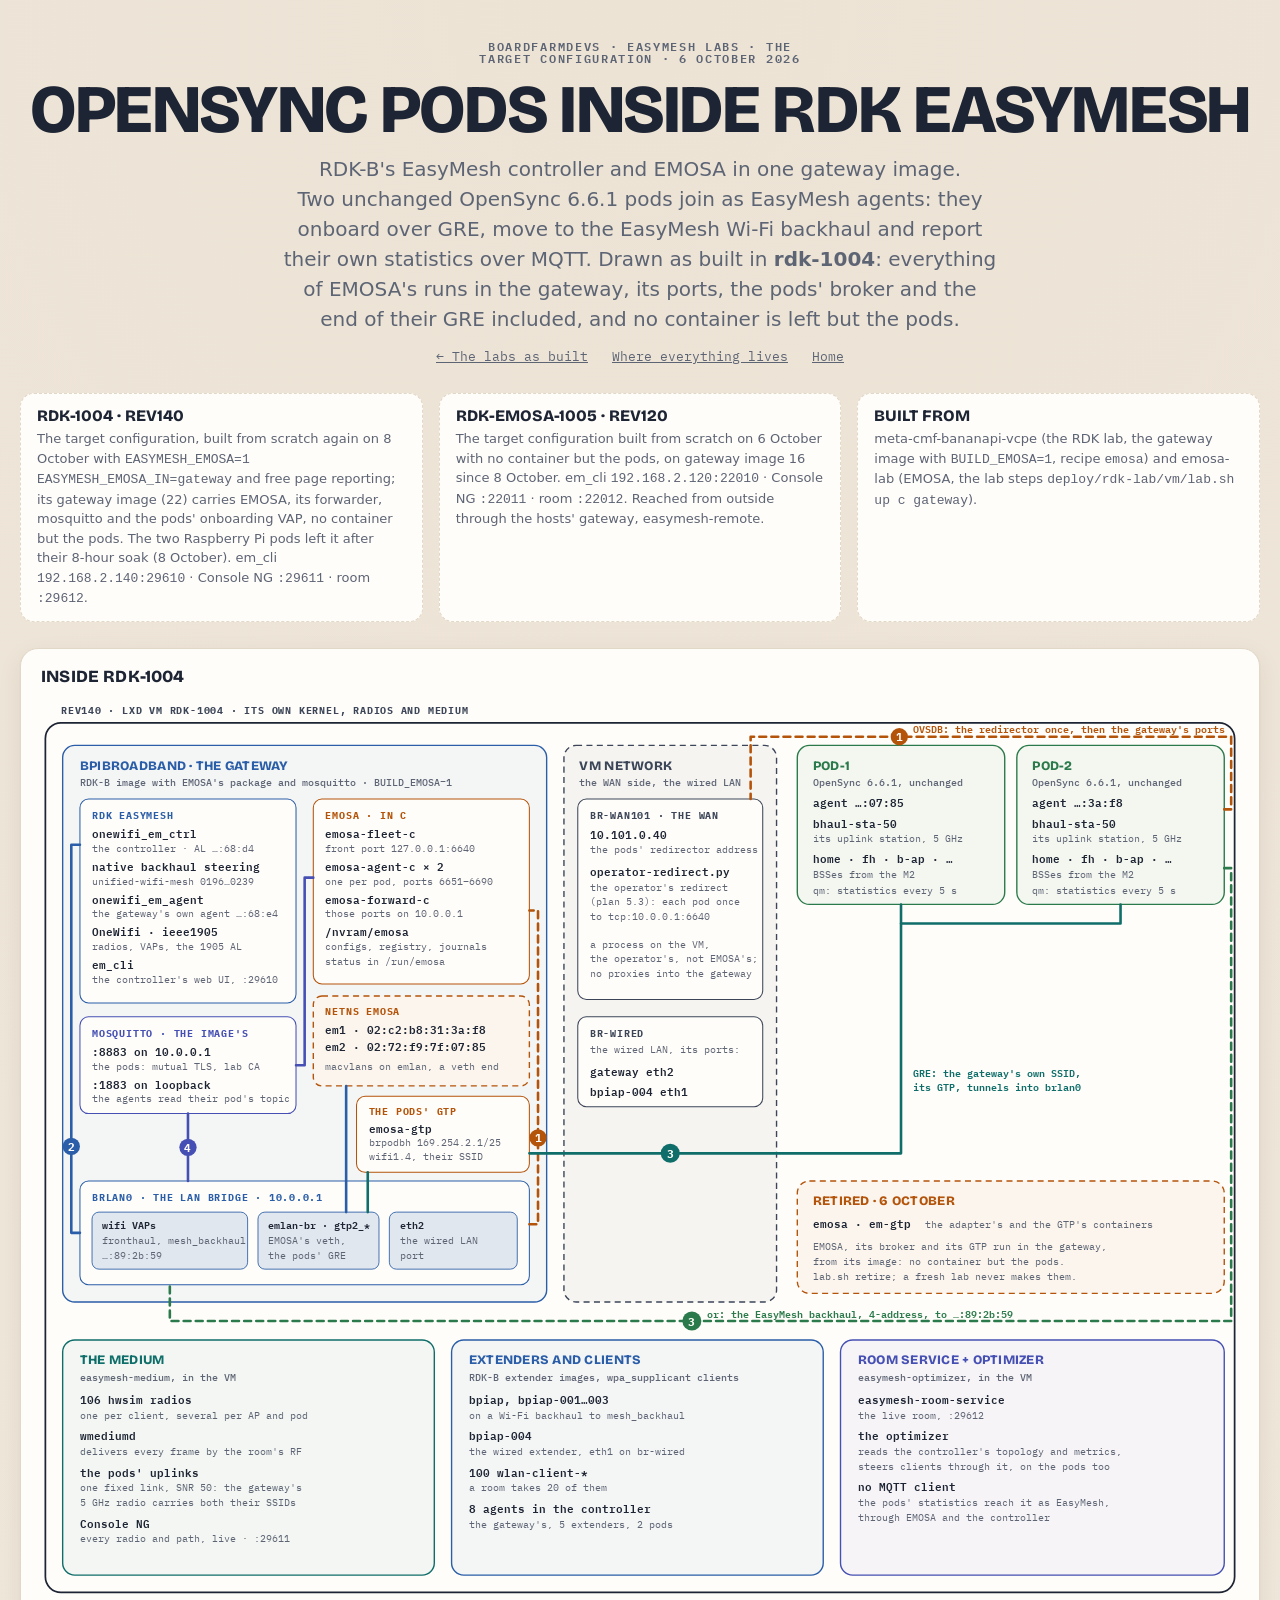
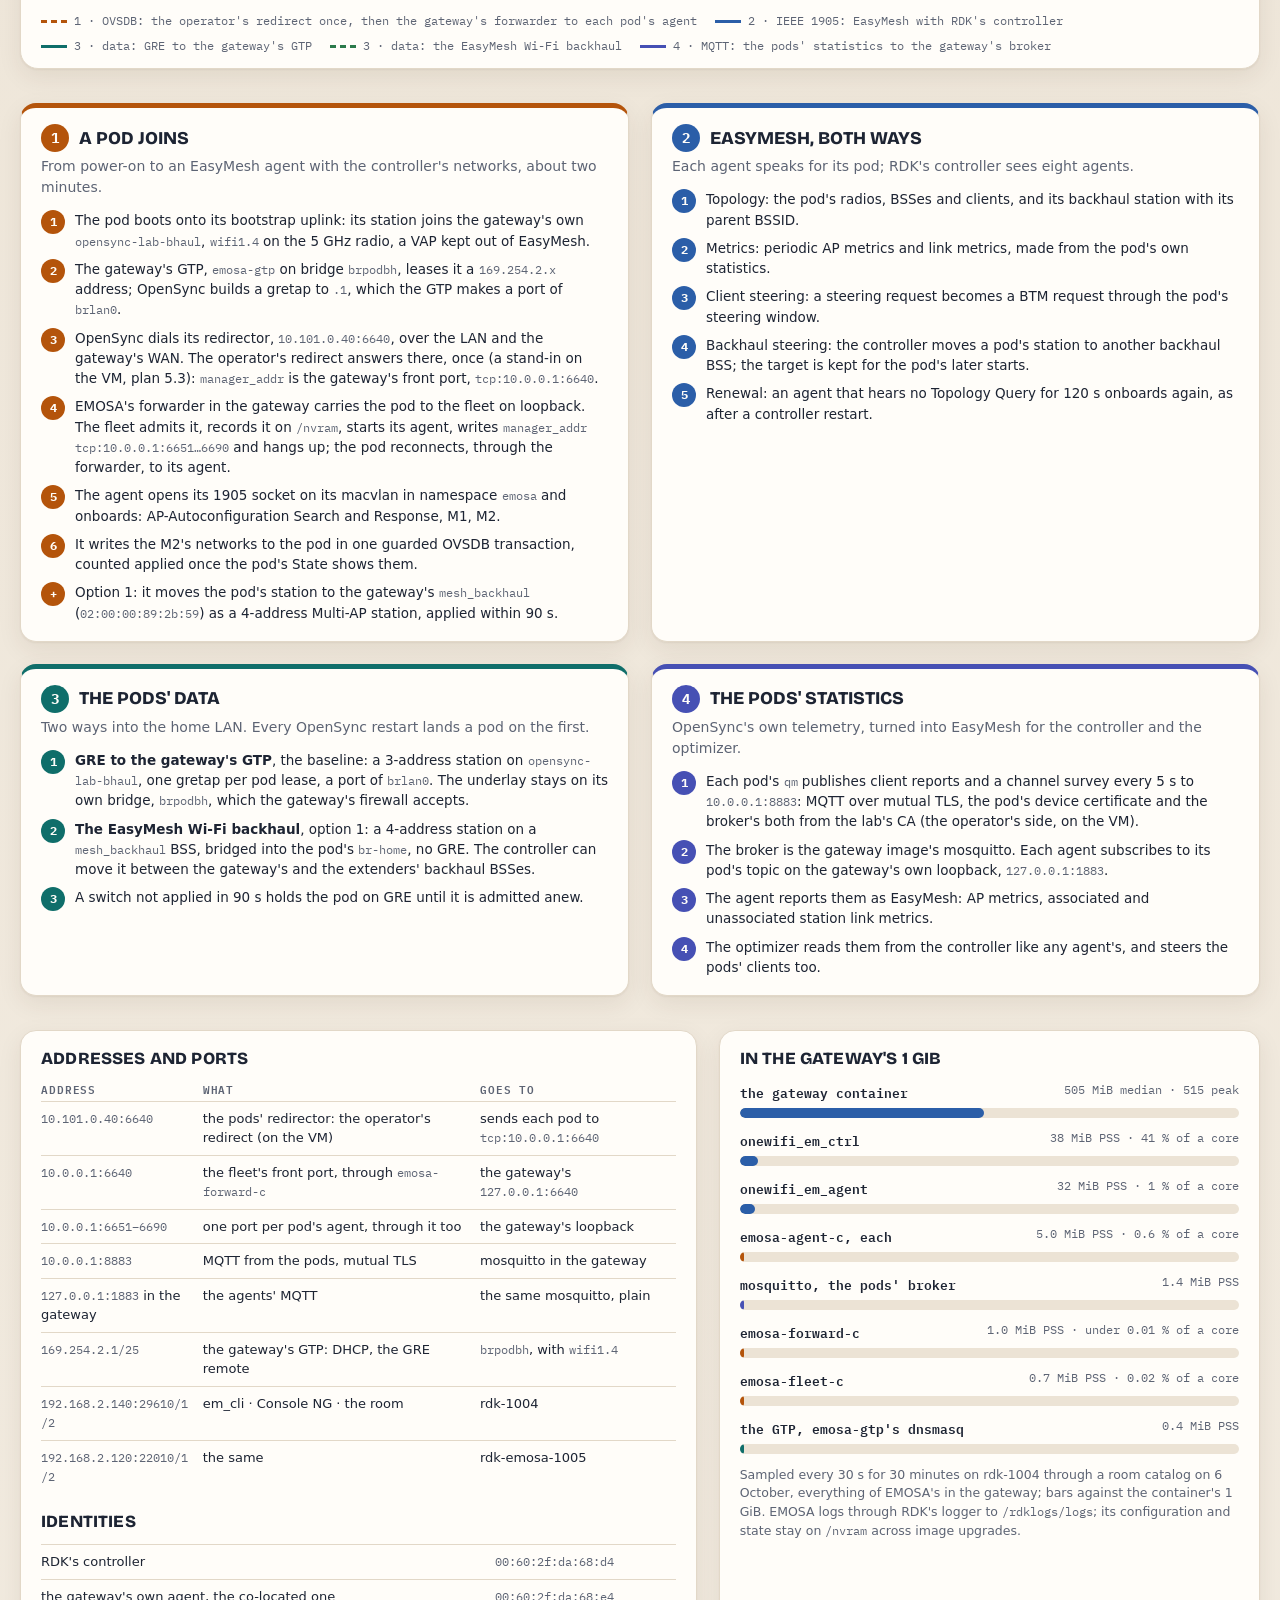
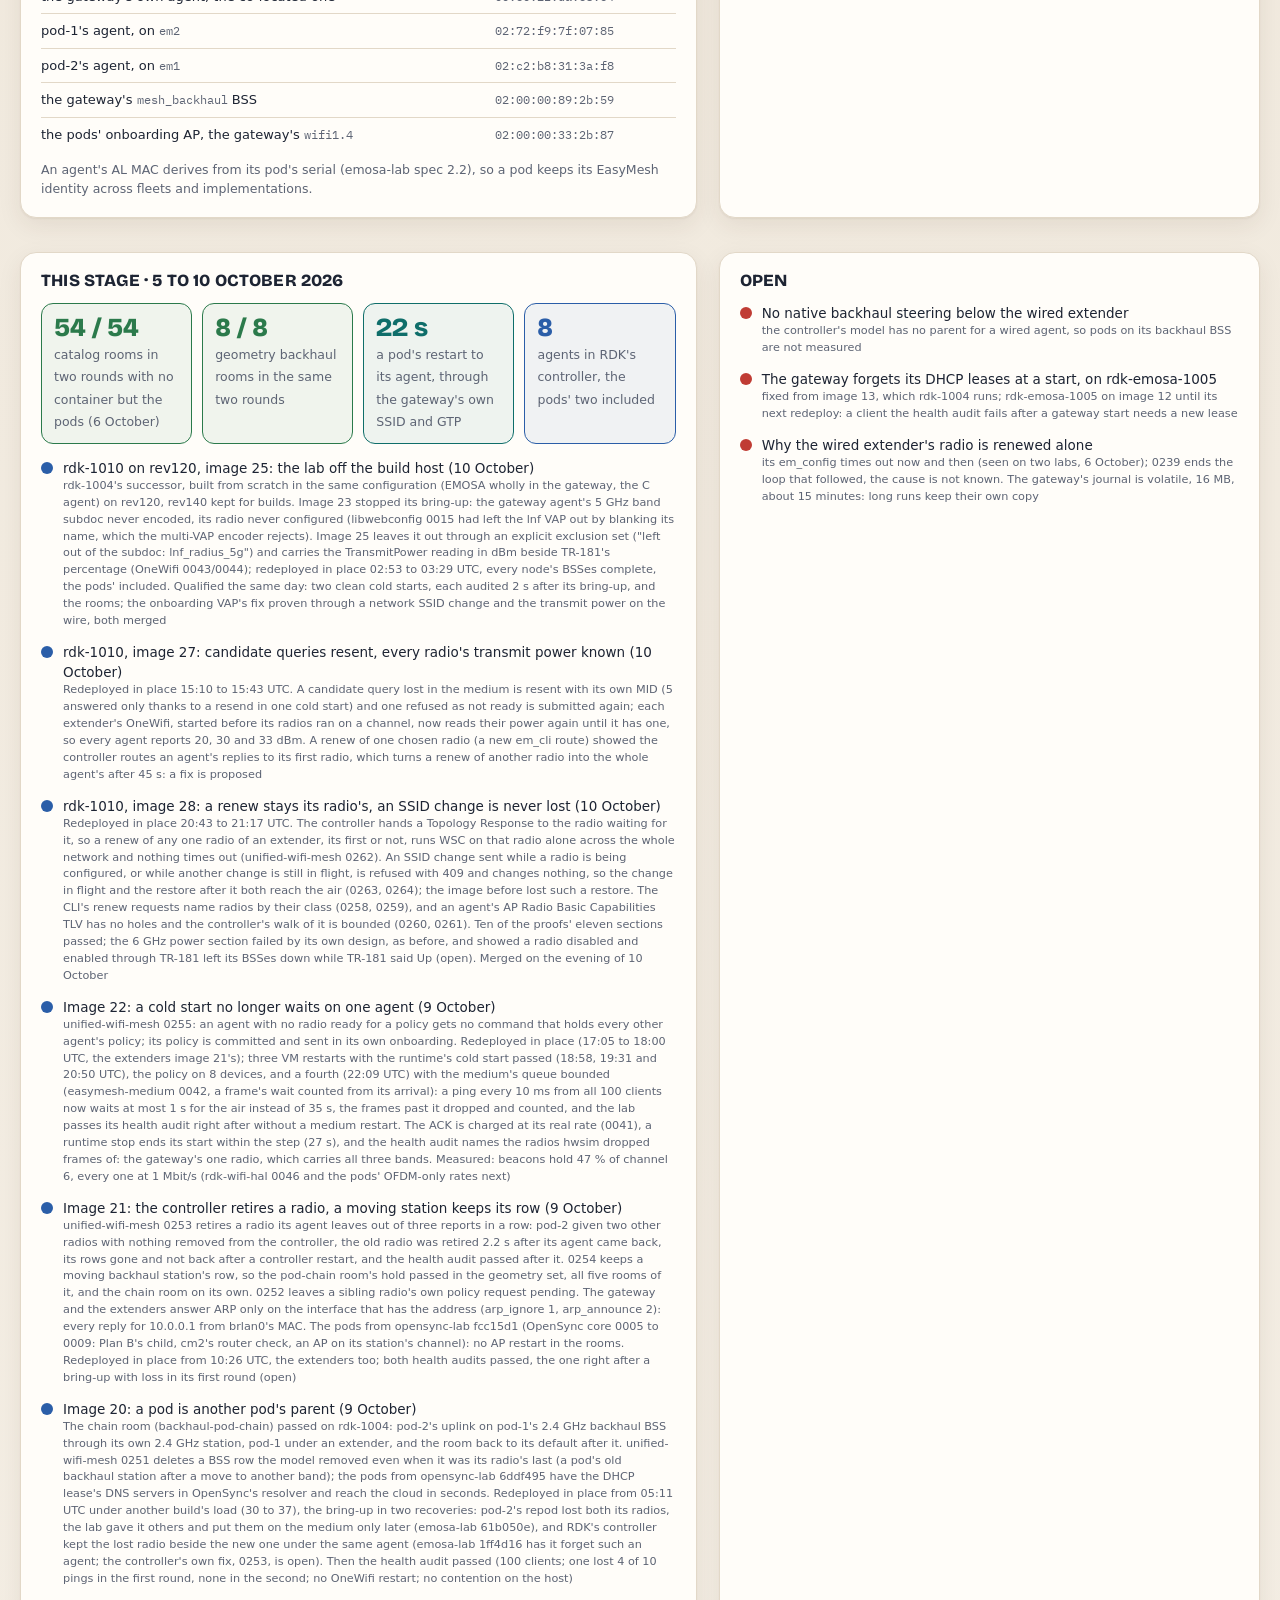
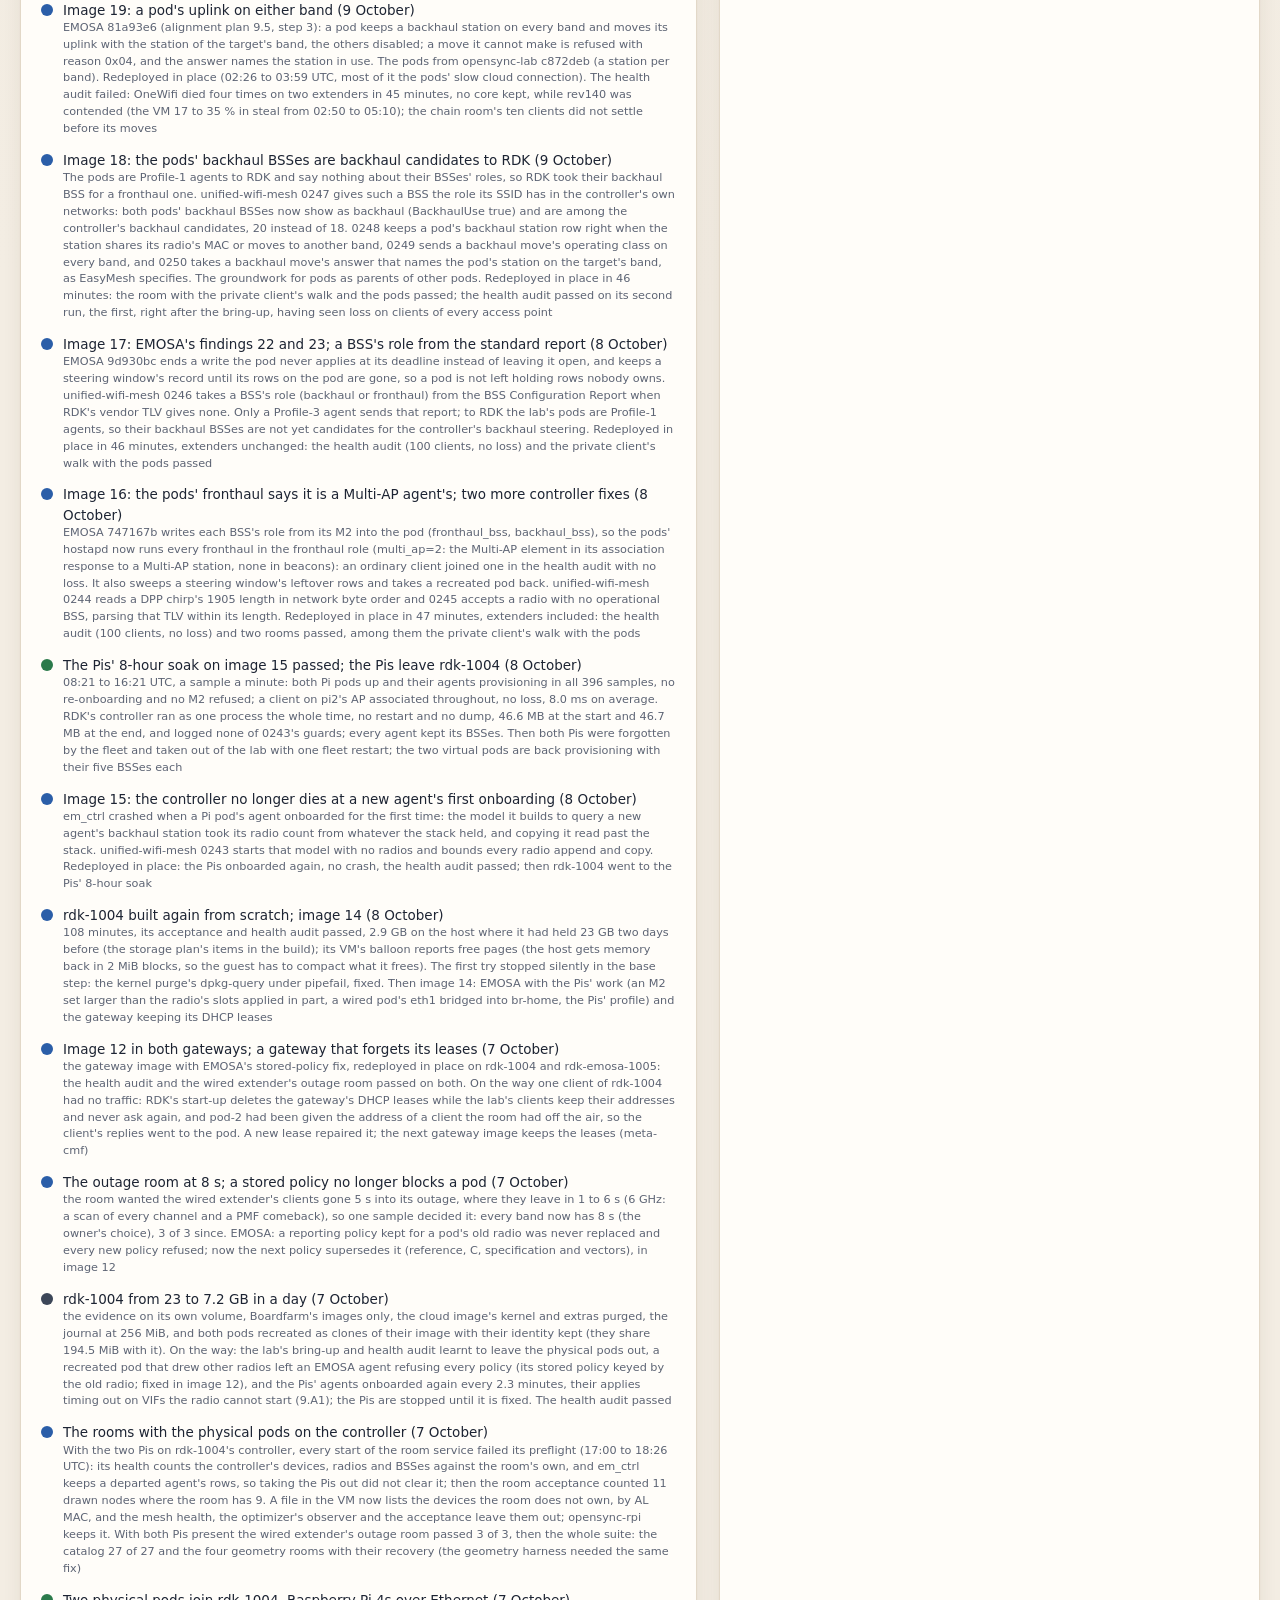
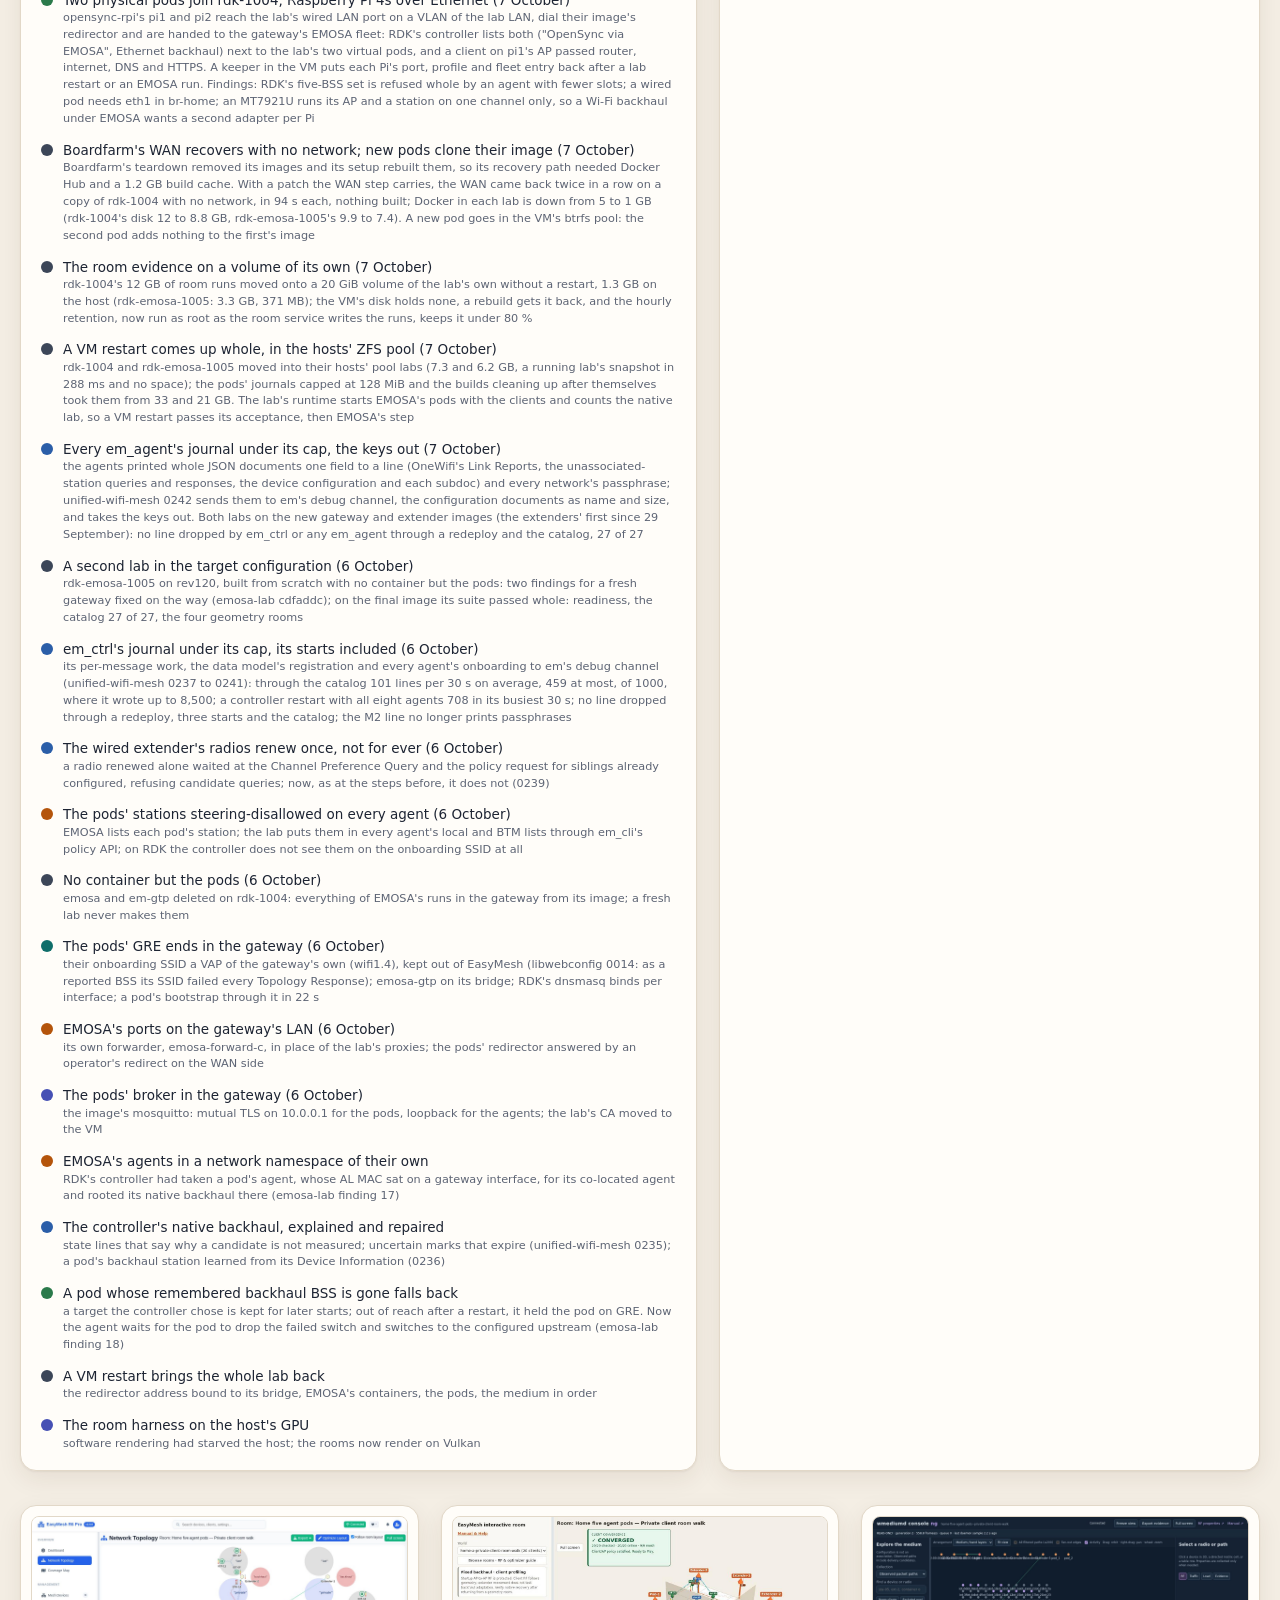
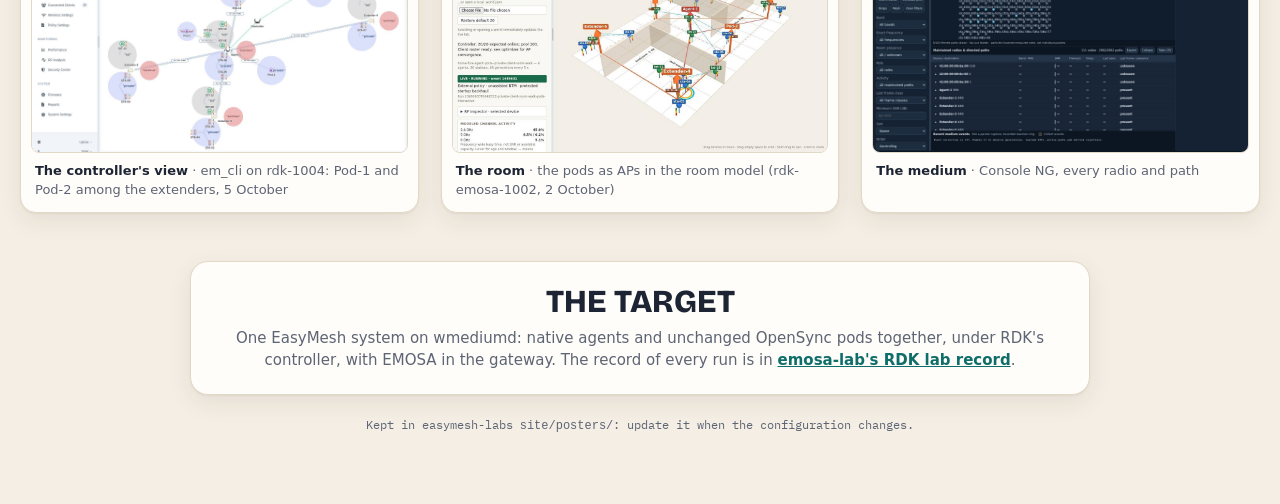
<file: site/posters/rdk-emosa.html>
<!doctype html>
<html lang="en">
<head>
<meta charset="utf-8">
<meta name="viewport" content="width=device-width, initial-scale=1">
<title>RDK with EMOSA inside</title>
<link rel="icon" href="../favicon.ico" sizes="48x48">
<link rel="icon" href="../favicon.svg" type="image/svg+xml">
<link rel="apple-touch-icon" href="../apple-touch-icon.png">
<meta name="description" content="The target configuration as of 6 October 2026: RDK-B's EasyMesh controller and EMOSA in one gateway image, with EMOSA's ports, the pods' broker and their GRE termination point in the gateway and no container but the pods; two unchanged OpenSync pods as EasyMesh agents, drawn whole with every path they use.">
<link rel="preconnect" href="https://fonts.googleapis.com">
<link rel="stylesheet" href="https://fonts.googleapis.com/css2?family=Bricolage+Grotesque:opsz,wght@12..96,600;12..96,800&family=IBM+Plex+Mono:wght@400;500;600;700&display=swap">
<link rel="stylesheet" href="posters.css">
</head>
<body>
<main class="poster">
  <header class="masthead">
    <p class="eyebrow">boardfarmdevs · EasyMesh labs · the target configuration · 6 October 2026</p>
    <h1>OpenSync pods inside RDK EasyMesh</h1>
    <p>RDK-B's EasyMesh controller and EMOSA in one gateway image. Two unchanged OpenSync 6.6.1
    pods join as EasyMesh agents: they onboard over GRE, move to the EasyMesh Wi-Fi backhaul and
    report their own statistics over MQTT. Drawn as built in <b>rdk-1004</b>: everything of
    EMOSA's runs in the gateway, its ports, the pods' broker and the end of their GRE included,
    and no container is left but the pods.</p>
    <nav><a href="labs.html">← The labs as built</a> <a href="map.html">Where everything lives</a> <a href="../index.html">Home</a></nav>
  </header>

  <section class="stage-hosts" aria-label="Where it runs">
    <div class="host"><h3>rdk-1004 · rev140</h3><p>The target configuration, built from scratch again on 8 October
    with <code>EASYMESH_EMOSA=1 EASYMESH_EMOSA_IN=gateway</code> and free page reporting; its gateway
    image (22) carries EMOSA, its forwarder, mosquitto and the pods' onboarding VAP, no container but
    the pods. The two Raspberry Pi pods left it after their 8-hour soak (8 October).
    em_cli <code>192.168.2.140:29610</code> · Console NG
    <code>:29611</code> · room <code>:29612</code>.</p></div>
    <div class="host"><h3>rdk-emosa-1005 · rev120</h3><p>The target configuration built from scratch on
    6 October with no container but the pods, on gateway image 16 since 8 October.
    em_cli <code>192.168.2.120:22010</code> · Console NG <code>:22011</code> ·
    room <code>:22012</code>. Reached from outside through the hosts' gateway,
    easymesh-remote.</p></div>
    <div class="host"><h3>Built from</h3><p>meta-cmf-bananapi-vcpe (the RDK lab, the gateway image with
    <code>BUILD_EMOSA=1</code>, recipe <code>emosa</code>) and emosa-lab (EMOSA, the lab steps
    <code>deploy/rdk-lab/vm/lab.sh up c gateway</code>).</p></div>
  </section>

  <section class="diagram" aria-label="Inside rdk-1004">
    <h3>Inside rdk-1004</h3>
    <div class="diagram-scroll">
    <svg viewBox="0 0 1400 1048" role="img" aria-labelledby="dia-title dia-desc">
      <title id="dia-title">rdk-1004 inside: the gateway with RDK EasyMesh and EMOSA (fleet, agents, forwarder, the pods' broker and their GRE termination point), the VM's WAN and wired LAN, two pods, the medium, extenders and the room service; the emosa and em-gtp containers retired</title>
      <desc id="dia-desc">Four numbered paths: 1, OVSDB from each pod to its redirector on the WAN side, the operator's redirect, then over the LAN to EMOSA's forwarder in the gateway and on to the fleet and the pod's agent; 2, IEEE 1905 between the agents in their own network namespace and RDK's controller over brlan0; 3, the data plane, GRE over the gateway's own onboarding SSID to its GTP and into brlan0, or the EasyMesh Wi-Fi backhaul to the gateway's mesh_backhaul BSS; 4, MQTT from the pods over the LAN to the broker in the gateway, which the agents read on its loopback.</desc>

      <g class="umbrella">
        <text class="st" x="30" y="20">rev140 · LXD VM rdk-1004 · its own kernel, radios and medium</text>
        <rect class="frame" x="12" y="30" width="1376" height="1006" rx="18"/>
      </g>

      <!-- the gateway -->
      <g class="rdk">
        <rect class="zone" x="32" y="56" width="560" height="644" rx="14"/>
        <text class="zt" x="52" y="84">bpibroadband · the gateway</text>
        <text class="zs" x="52" y="103">RDK-B image with EMOSA's package and mosquitto · BUILD_EMOSA=1</text>
        <rect class="sub" x="52" y="118" width="250" height="236" rx="10"/>
        <text class="st" x="66" y="141">RDK EasyMesh</text>
        <text class="b" x="66" y="163">onewifi_em_ctrl</text>
        <text class="t" x="66" y="179">the controller · AL …:68:d4</text>
        <text class="b" x="66" y="201">native backhaul steering</text>
        <text class="t" x="66" y="217">unified-wifi-mesh 0196…0239</text>
        <text class="b" x="66" y="239">onewifi_em_agent</text>
        <text class="t" x="66" y="255">the gateway's own agent …:68:e4</text>
        <text class="b" x="66" y="277">OneWifi · ieee1905</text>
        <text class="t" x="66" y="293">radios, VAPs, the 1905 AL</text>
        <text class="b" x="66" y="315">em_cli</text>
        <text class="t" x="66" y="331">the controller's web UI, :29610</text>
      </g>
      <g class="optimizer">
        <rect class="sub" x="52" y="370" width="250" height="112" rx="10"/>
        <text class="st" x="66" y="393">mosquitto · the image's</text>
        <text class="b" x="66" y="415">:8883 on 10.0.0.1</text>
        <text class="t" x="66" y="431">the pods: mutual TLS, lab CA</text>
        <text class="b" x="66" y="453">:1883 on loopback</text>
        <text class="t" x="66" y="469">the agents read their pod's topic</text>
      </g>
      <g class="emosa">
        <rect class="sub" x="322" y="118" width="250" height="214" rx="10"/>
        <text class="st" x="336" y="141">EMOSA · in C</text>
        <text class="b" x="336" y="163">emosa-fleet-c</text>
        <text class="t" x="336" y="179">front port 127.0.0.1:6640</text>
        <text class="b" x="336" y="201">emosa-agent-c × 2</text>
        <text class="t" x="336" y="217">one per pod, ports 6651–6690</text>
        <text class="b" x="336" y="239">emosa-forward-c</text>
        <text class="t" x="336" y="255">those ports on 10.0.0.1</text>
        <text class="b" x="336" y="277">/nvram/emosa</text>
        <text class="t" x="336" y="293">configs, registry, journals</text>
        <text class="t" x="336" y="310">status in /run/emosa</text>
        <rect class="zone dashed" x="322" y="346" width="250" height="104" rx="10"/>
        <text class="st" x="336" y="368">netns emosa</text>
        <text class="b" x="336" y="390">em1 · 02:c2:b8:31:3a:f8</text>
        <text class="b" x="336" y="410">em2 · 02:72:f9:7f:07:85</text>
        <text class="t" x="336" y="432">macvlans on emlan, a veth end</text>
        <rect class="sub" x="372" y="462" width="200" height="88" rx="10"/>
        <text class="st" x="386" y="484">the pods' GTP</text>
        <text class="b" x="386" y="504">emosa-gtp</text>
        <text class="t" x="386" y="520">brpodbh 169.254.2.1/25</text>
        <text class="t" x="386" y="536">wifi1.4, their SSID</text>
      </g>
      <g class="rdk">
        <rect class="sub" x="52" y="560" width="520" height="120" rx="10"/>
        <text class="st" x="66" y="583">brlan0 · the LAN bridge · 10.0.0.1</text>
        <rect class="chip" x="66" y="596" width="180" height="66" rx="8"/>
        <text class="ct" x="78" y="616">wifi VAPs</text>
        <text class="t" x="78" y="633">fronthaul, mesh_backhaul</text>
        <text class="t" x="78" y="650">…:89:2b:59</text>
        <rect class="chip" x="258" y="596" width="140" height="66" rx="8"/>
        <text class="ct" x="270" y="616">emlan-br · gtp2_*</text>
        <text class="t" x="270" y="633">EMOSA's veth,</text>
        <text class="t" x="270" y="650">the pods' GRE</text>
        <rect class="chip" x="410" y="596" width="148" height="66" rx="8"/>
        <text class="ct" x="422" y="616">eth2</text>
        <text class="t" x="422" y="633">the wired LAN</text>
        <text class="t" x="422" y="650">port</text>
      </g>

      <!-- the VM's network -->
      <g class="umbrella">
        <rect class="zone dashed" x="612" y="56" width="246" height="644" rx="14"/>
        <text class="zt" x="630" y="84">VM network</text>
        <text class="zs" x="630" y="103">the WAN side, the wired LAN</text>
        <rect class="sub" x="628" y="118" width="214" height="232" rx="10"/>
        <text class="st" x="642" y="141">br-wan101 · the WAN</text>
        <text class="b" x="642" y="164">10.101.0.40</text>
        <text class="t" x="642" y="181">the pods' redirector address</text>
        <text class="b" x="642" y="207">operator-redirect.py</text>
        <text class="t" x="642" y="224">the operator's redirect</text>
        <text class="t" x="642" y="241">(plan 5.3): each pod once</text>
        <text class="t" x="642" y="258">to tcp:10.0.0.1:6640</text>
        <text class="t" x="642" y="290">a process on the VM,</text>
        <text class="t" x="642" y="307">the operator's, not EMOSA's;</text>
        <text class="t" x="642" y="324">no proxies into the gateway</text>
        <rect class="sub" x="628" y="370" width="214" height="104" rx="10"/>
        <text class="st" x="642" y="393">br-wired</text>
        <text class="t" x="642" y="412">the wired LAN, its ports:</text>
        <text class="b" x="642" y="438">gateway eth2</text>
        <text class="b" x="642" y="462">bpiap-004 eth1</text>
      </g>

      <!-- the pods, the retired containers -->
      <g class="osl">
        <rect class="zone" x="882" y="56" width="240" height="184" rx="14"/>
        <text class="zt" x="900" y="84">pod-1</text>
        <text class="zs" x="900" y="103">OpenSync 6.6.1, unchanged</text>
        <text class="b" x="900" y="127">agent …:07:85</text>
        <text class="b" x="900" y="151">bhaul-sta-50</text>
        <text class="t" x="900" y="168">its uplink station, 5 GHz</text>
        <text class="b" x="900" y="192">home · fh · b-ap · …</text>
        <text class="t" x="900" y="209">BSSes from the M2</text>
        <text class="t" x="900" y="228">qm: statistics every 5 s</text>
        <rect class="zone" x="1136" y="56" width="240" height="184" rx="14"/>
        <text class="zt" x="1154" y="84">pod-2</text>
        <text class="zs" x="1154" y="103">OpenSync 6.6.1, unchanged</text>
        <text class="b" x="1154" y="127">agent …:3a:f8</text>
        <text class="b" x="1154" y="151">bhaul-sta-50</text>
        <text class="t" x="1154" y="168">its uplink station, 5 GHz</text>
        <text class="b" x="1154" y="192">home · fh · b-ap · …</text>
        <text class="t" x="1154" y="209">BSSes from the M2</text>
        <text class="t" x="1154" y="228">qm: statistics every 5 s</text>
      </g>
      <g class="emosa">
        <rect class="zone dashed" x="882" y="560" width="494" height="130" rx="14"/>
        <text class="zt" x="900" y="588">retired · 6 October</text>
        <text class="b" x="900" y="614">emosa · em-gtp</text>
        <text class="t" x="1030" y="614">the adapter's and the GTP's containers</text>
        <text class="t" x="900" y="640">EMOSA, its broker and its GTP run in the gateway,</text>
        <text class="t" x="900" y="657">from its image: no container but the pods.</text>
        <text class="t" x="900" y="674">lab.sh retire; a fresh lab never makes them.</text>
      </g>

      <!-- the second row -->
      <g class="medium">
        <rect class="zone" x="32" y="744" width="430" height="272" rx="14"/>
        <text class="zt" x="52" y="772">the medium</text>
        <text class="zs" x="52" y="791">easymesh-medium, in the VM</text>
        <text class="b" x="52" y="818">106 hwsim radios</text>
        <text class="t" x="52" y="835">one per client, several per AP and pod</text>
        <text class="b" x="52" y="860">wmediumd</text>
        <text class="t" x="52" y="877">delivers every frame by the room's RF</text>
        <text class="b" x="52" y="902">the pods' uplinks</text>
        <text class="t" x="52" y="919">one fixed link, SNR 50: the gateway's</text>
        <text class="t" x="52" y="936">5 GHz radio carries both their SSIDs</text>
        <text class="b" x="52" y="961">Console NG</text>
        <text class="t" x="52" y="978">every radio and path, live · :29611</text>
      </g>
      <g class="rdk">
        <rect class="zone" x="482" y="744" width="430" height="272" rx="14"/>
        <text class="zt" x="502" y="772">extenders and clients</text>
        <text class="zs" x="502" y="791">RDK-B extender images, wpa_supplicant clients</text>
        <text class="b" x="502" y="818">bpiap, bpiap-001…003</text>
        <text class="t" x="502" y="835">on a Wi-Fi backhaul to mesh_backhaul</text>
        <text class="b" x="502" y="860">bpiap-004</text>
        <text class="t" x="502" y="877">the wired extender, eth1 on br-wired</text>
        <text class="b" x="502" y="902">100 wlan-client-*</text>
        <text class="t" x="502" y="919">a room takes 20 of them</text>
        <text class="b" x="502" y="944">8 agents in the controller</text>
        <text class="t" x="502" y="961">the gateway's, 5 extenders, 2 pods</text>
      </g>
      <g class="optimizer">
        <rect class="zone" x="932" y="744" width="444" height="272" rx="14"/>
        <text class="zt" x="952" y="772">room service + optimizer</text>
        <text class="zs" x="952" y="791">easymesh-optimizer, in the VM</text>
        <text class="b" x="952" y="818">easymesh-room-service</text>
        <text class="t" x="952" y="835">the live room, :29612</text>
        <text class="b" x="952" y="860">the optimizer</text>
        <text class="t" x="952" y="877">reads the controller's topology and metrics,</text>
        <text class="t" x="952" y="894">steers clients through it, on the pods too</text>
        <text class="b" x="952" y="919">no MQTT client</text>
        <text class="t" x="952" y="936">the pods' statistics reach it as EasyMesh,</text>
        <text class="t" x="952" y="953">through EMOSA and the controller</text>
      </g>

      <!-- 1: OVSDB: the redirector on the WAN side, then the gateway's forwarder over the LAN -->
      <g class="flow1">
        <path class="flow dash" d="M1376,130 H1384 V46 H828 V118"/>
        <path class="flow dash" d="M572,610 H582 V247 H572"/>
        <g class="badge"><circle cx="1000" cy="46" r="10"/><text x="1000" y="46">1</text></g>
        <text class="lane" x="1016" y="42">OVSDB: the redirector once, then the gateway's ports</text>
        <g class="badge"><circle cx="582" cy="510" r="10"/><text x="582" y="510">1</text></g>
      </g>
      <!-- 2: IEEE 1905 -->
      <g class="flow2">
        <path class="flow" d="M52,171 H42 V620 H52"/>
        <path class="flow" d="M360,450 V596"/>
        <g class="badge"><circle cx="42" cy="520" r="10"/><text x="42" y="520">2</text></g>
      </g>
      <!-- 3: the data plane: GRE over the gateway's own SSID to its GTP, or the EasyMesh backhaul -->
      <g class="flow3">
        <path class="flow" d="M1002,240 V528 H572"/>
        <path class="flow" d="M1256,240 V262 H1002"/>
        <path class="flow" d="M385,550 V596"/>
        <g class="badge"><circle cx="735" cy="528" r="11"/><text x="735" y="528">3</text></g>
        <text class="lane" x="1016" y="440">GRE: the gateway's own SSID,</text>
        <text class="lane" x="1016" y="456">its GTP, tunnels into brlan0</text>
      </g>
      <g class="flow3b">
        <path class="flow dash" d="M1376,198 H1384 V722 H156 V680"/>
        <g class="badge"><circle cx="760" cy="722" r="11"/><text x="760" y="722">3</text></g>
        <text class="lane" x="778" y="718">or: the EasyMesh backhaul, 4-address, to …:89:2b:59</text>
      </g>
      <!-- 4: MQTT: the pods over the LAN to the gateway's broker, the agents on its loopback -->
      <g class="flow4">
        <path class="flow" d="M177,560 V482"/>
        <path class="flow" d="M302,426 H312 V209 H322"/>
        <g class="badge"><circle cx="177" cy="521" r="10"/><text x="177" y="521">4</text></g>
      </g>
    </svg>
    </div>
    <p class="legend">
      <span class="flow1"><i class="dash"></i>1 · OVSDB: the operator's redirect once, then the gateway's forwarder to each pod's agent</span>
      <span class="flow2"><i></i>2 · IEEE 1905: EasyMesh with RDK's controller</span>
      <span class="flow3"><i></i>3 · data: GRE to the gateway's GTP</span>
      <span class="flow3b"><i class="dash"></i>3 · data: the EasyMesh Wi-Fi backhaul</span>
      <span class="flow4"><i></i>4 · MQTT: the pods' statistics to the gateway's broker</span>
    </p>
  </section>

  <section class="journeys" aria-label="The paths, step by step">
    <article class="journey flow1">
      <h3><span class="num">1</span>A pod joins</h3>
      <p>From power-on to an EasyMesh agent with the controller's networks, about two minutes.</p>
      <ol class="steps">
        <li>The pod boots onto its bootstrap uplink: its station joins the gateway's own <code>opensync-lab-bhaul</code>, <code>wifi1.4</code> on the 5 GHz radio, a VAP kept out of EasyMesh.</li>
        <li>The gateway's GTP, <code>emosa-gtp</code> on bridge <code>brpodbh</code>, leases it a <code>169.254.2.x</code> address; OpenSync builds a gretap to <code>.1</code>, which the GTP makes a port of <code>brlan0</code>.</li>
        <li>OpenSync dials its redirector, <code>10.101.0.40:6640</code>, over the LAN and the gateway's WAN. The operator's redirect answers there, once (a stand-in on the VM, plan 5.3): <code>manager_addr</code> is the gateway's front port, <code>tcp:10.0.0.1:6640</code>.</li>
        <li>EMOSA's forwarder in the gateway carries the pod to the fleet on loopback. The fleet admits it, records it on <code>/nvram</code>, starts its agent, writes <code>manager_addr</code> <code>tcp:10.0.0.1:6651…6690</code> and hangs up; the pod reconnects, through the forwarder, to its agent.</li>
        <li>The agent opens its 1905 socket on its macvlan in namespace <code>emosa</code> and onboards: AP-Autoconfiguration Search and Response, M1, M2.</li>
        <li>It writes the M2's networks to the pod in one guarded OVSDB transaction, counted applied once the pod's State shows them.</li>
        <li class="plus">Option 1: it moves the pod's station to the gateway's <code>mesh_backhaul</code> (<code>02:00:00:89:2b:59</code>) as a 4-address Multi-AP station, applied within 90 s.</li>
      </ol>
    </article>
    <article class="journey flow2">
      <h3><span class="num">2</span>EasyMesh, both ways</h3>
      <p>Each agent speaks for its pod; RDK's controller sees eight agents.</p>
      <ol class="steps">
        <li>Topology: the pod's radios, BSSes and clients, and its backhaul station with its parent BSSID.</li>
        <li>Metrics: periodic AP metrics and link metrics, made from the pod's own statistics.</li>
        <li>Client steering: a steering request becomes a BTM request through the pod's steering window.</li>
        <li>Backhaul steering: the controller moves a pod's station to another backhaul BSS; the target is kept for the pod's later starts.</li>
        <li>Renewal: an agent that hears no Topology Query for 120 s onboards again, as after a controller restart.</li>
      </ol>
    </article>
    <article class="journey flow3">
      <h3><span class="num">3</span>The pods' data</h3>
      <p>Two ways into the home LAN. Every OpenSync restart lands a pod on the first.</p>
      <ol class="steps">
        <li><b>GRE to the gateway's GTP</b>, the baseline: a 3-address station on <code>opensync-lab-bhaul</code>, one gretap per pod lease, a port of <code>brlan0</code>. The underlay stays on its own bridge, <code>brpodbh</code>, which the gateway's firewall accepts.</li>
        <li><b>The EasyMesh Wi-Fi backhaul</b>, option 1: a 4-address station on a <code>mesh_backhaul</code> BSS, bridged into the pod's <code>br-home</code>, no GRE. The controller can move it between the gateway's and the extenders' backhaul BSSes.</li>
        <li>A switch not applied in 90 s holds the pod on GRE until it is admitted anew.</li>
      </ol>
    </article>
    <article class="journey flow4">
      <h3><span class="num">4</span>The pods' statistics</h3>
      <p>OpenSync's own telemetry, turned into EasyMesh for the controller and the optimizer.</p>
      <ol class="steps">
        <li>Each pod's <code>qm</code> publishes client reports and a channel survey every 5 s to <code>10.0.0.1:8883</code>: MQTT over mutual TLS, the pod's device certificate and the broker's both from the lab's CA (the operator's side, on the VM).</li>
        <li>The broker is the gateway image's mosquitto. Each agent subscribes to its pod's topic on the gateway's own loopback, <code>127.0.0.1:1883</code>.</li>
        <li>The agent reports them as EasyMesh: AP metrics, associated and unassociated station link metrics.</li>
        <li>The optimizer reads them from the controller like any agent's, and steers the pods' clients too.</li>
      </ol>
    </article>
  </section>

  <section class="stage-panels" aria-label="Addresses, identities and footprint">
    <div class="panel">
      <h3>Addresses and ports</h3>
      <div class="table-wrap">
        <table>
          <thead><tr><th>Address</th><th>What</th><th>Goes to</th></tr></thead>
          <tbody>
            <tr><td><code>10.101.0.40:6640</code></td><td>the pods' redirector: the operator's redirect (on the VM)</td><td>sends each pod to <code>tcp:10.0.0.1:6640</code></td></tr>
            <tr><td><code>10.0.0.1:6640</code></td><td>the fleet's front port, through <code>emosa-forward-c</code></td><td>the gateway's <code>127.0.0.1:6640</code></td></tr>
            <tr><td><code>10.0.0.1:6651–6690</code></td><td>one port per pod's agent, through it too</td><td>the gateway's loopback</td></tr>
            <tr><td><code>10.0.0.1:8883</code></td><td>MQTT from the pods, mutual TLS</td><td>mosquitto in the gateway</td></tr>
            <tr><td><code>127.0.0.1:1883</code> in the gateway</td><td>the agents' MQTT</td><td>the same mosquitto, plain</td></tr>
            <tr><td><code>169.254.2.1/25</code></td><td>the gateway's GTP: DHCP, the GRE remote</td><td><code>brpodbh</code>, with <code>wifi1.4</code></td></tr>
            <tr><td><code>192.168.2.140:29610/1/2</code></td><td>em_cli · Console NG · the room</td><td>rdk-1004</td></tr>
            <tr><td><code>192.168.2.120:22010/1/2</code></td><td>the same</td><td>rdk-emosa-1005</td></tr>
          </tbody>
        </table>
      </div>
      <h3 style="margin-top:18px">Identities</h3>
      <div class="table-wrap">
        <table>
          <tbody>
            <tr><td>RDK's controller</td><td><code>00:60:2f:da:68:d4</code></td></tr>
            <tr><td>the gateway's own agent, the co-located one</td><td><code>00:60:2f:da:68:e4</code></td></tr>
            <tr><td>pod-1's agent, on <code>em2</code></td><td><code>02:72:f9:7f:07:85</code></td></tr>
            <tr><td>pod-2's agent, on <code>em1</code></td><td><code>02:c2:b8:31:3a:f8</code></td></tr>
            <tr><td>the gateway's <code>mesh_backhaul</code> BSS</td><td><code>02:00:00:89:2b:59</code></td></tr>
            <tr><td>the pods' onboarding AP, the gateway's <code>wifi1.4</code></td><td><code>02:00:00:33:2b:87</code></td></tr>
          </tbody>
        </table>
      </div>
      <p class="zs-note" style="font-size:12.5px;color:var(--muted);margin:10px 0 0">An agent's AL MAC derives from its pod's serial (emosa-lab spec 2.2), so a pod keeps its EasyMesh identity across fleets and implementations.</p>
    </div>
    <div class="panel">
      <h3>In the gateway's 1 GiB</h3>
      <div class="meters">
        <div class="meter rdk"><div class="row"><b>the gateway container</b><span>505 MiB median · 515 peak</span></div><div class="bar"><i style="width:49%"></i></div></div>
        <div class="meter rdk"><div class="row"><b>onewifi_em_ctrl</b><span>38 MiB PSS · 41 % of a core</span></div><div class="bar"><i style="width:3.7%"></i></div></div>
        <div class="meter rdk"><div class="row"><b>onewifi_em_agent</b><span>32 MiB PSS · 1 % of a core</span></div><div class="bar"><i style="width:3.1%"></i></div></div>
        <div class="meter emosa"><div class="row"><b>emosa-agent-c, each</b><span>5.0 MiB PSS · 0.6 % of a core</span></div><div class="bar"><i style="width:0.49%"></i></div></div>
        <div class="meter optimizer"><div class="row"><b>mosquitto, the pods' broker</b><span>1.4 MiB PSS</span></div><div class="bar"><i style="width:0.14%"></i></div></div>
        <div class="meter emosa"><div class="row"><b>emosa-forward-c</b><span>1.0 MiB PSS · under 0.01 % of a core</span></div><div class="bar"><i style="width:0.1%"></i></div></div>
        <div class="meter emosa"><div class="row"><b>emosa-fleet-c</b><span>0.7 MiB PSS · 0.02 % of a core</span></div><div class="bar"><i style="width:0.07%"></i></div></div>
        <div class="meter medium"><div class="row"><b>the GTP, emosa-gtp's dnsmasq</b><span>0.4 MiB PSS</span></div><div class="bar"><i style="width:0.04%"></i></div></div>
      </div>
      <p style="font-size:12.5px;color:var(--muted);margin:12px 0 0">Sampled every 30 s for 30 minutes on rdk-1004 through a room catalog on 6 October, everything of EMOSA's in the gateway; bars against the container's 1 GiB. EMOSA logs through RDK's logger to <code>/rdklogs/logs</code>; its configuration and state stay on <code>/nvram</code> across image upgrades.</p>
    </div>
  </section>

  <section class="stage-panels" aria-label="This stage">
    <div class="panel">
      <h3>This stage · 5 to 10 October 2026</h3>
      <div class="results">
        <div class="result osl"><b>54 / 54</b><span>catalog rooms in two rounds with no container but the pods (6 October)</span></div>
        <div class="result osl"><b>8 / 8</b><span>geometry backhaul rooms in the same two rounds</span></div>
        <div class="result medium"><b>22 s</b><span>a pod's restart to its agent, through the gateway's own SSID and GTP</span></div>
        <div class="result rdk"><b>8</b><span>agents in RDK's controller, the pods' two included</span></div>
      </div>
      <ul class="timeline">
        <li class="rdk">rdk-1010 on rev120, image 25: the lab off the build host (10 October)<small>rdk-1004's successor, built from scratch in the same configuration (EMOSA wholly in the gateway, the C agent) on rev120, rev140 kept for builds. Image 23 stopped its bring-up: the gateway agent's 5 GHz band subdoc never encoded, its radio never configured (libwebconfig 0015 had left the lnf VAP out by blanking its name, which the multi-VAP encoder rejects). Image 25 leaves it out through an explicit exclusion set ("left out of the subdoc: lnf_radius_5g") and carries the TransmitPower reading in dBm beside TR-181's percentage (OneWifi 0043/0044); redeployed in place 02:53 to 03:29 UTC, every node's BSSes complete, the pods' included. Qualified the same day: two clean cold starts, each audited 2 s after its bring-up, and the rooms; the onboarding VAP's fix proven through a network SSID change and the transmit power on the wire, both merged</small></li>
        <li class="rdk">rdk-1010, image 27: candidate queries resent, every radio's transmit power known (10 October)<small>Redeployed in place 15:10 to 15:43 UTC. A candidate query lost in the medium is resent with its own MID (5 answered only thanks to a resend in one cold start) and one refused as not ready is submitted again; each extender's OneWifi, started before its radios ran on a channel, now reads their power again until it has one, so every agent reports 20, 30 and 33 dBm. A renew of one chosen radio (a new em_cli route) showed the controller routes an agent's replies to its first radio, which turns a renew of another radio into the whole agent's after 45 s: a fix is proposed</small></li>
        <li class="rdk">rdk-1010, image 28: a renew stays its radio's, an SSID change is never lost (10 October)<small>Redeployed in place 20:43 to 21:17 UTC. The controller hands a Topology Response to the radio waiting for it, so a renew of any one radio of an extender, its first or not, runs WSC on that radio alone across the whole network and nothing times out (unified-wifi-mesh 0262). An SSID change sent while a radio is being configured, or while another change is still in flight, is refused with 409 and changes nothing, so the change in flight and the restore after it both reach the air (0263, 0264); the image before lost such a restore. The CLI's renew requests name radios by their class (0258, 0259), and an agent's AP Radio Basic Capabilities TLV has no holes and the controller's walk of it is bounded (0260, 0261). Ten of the proofs' eleven sections passed; the 6 GHz power section failed by its own design, as before, and showed a radio disabled and enabled through TR-181 left its BSSes down while TR-181 said Up (open). Merged on the evening of 10 October</small></li>
        <li class="rdk">Image 22: a cold start no longer waits on one agent (9 October)<small>unified-wifi-mesh 0255: an agent with no radio ready for a policy gets no command that holds every other agent's policy; its policy is committed and sent in its own onboarding. Redeployed in place (17:05 to 18:00 UTC, the extenders image 21's); three VM restarts with the runtime's cold start passed (18:58, 19:31 and 20:50 UTC), the policy on 8 devices, and a fourth (22:09 UTC) with the medium's queue bounded (easymesh-medium 0042, a frame's wait counted from its arrival): a ping every 10 ms from all 100 clients now waits at most 1 s for the air instead of 35 s, the frames past it dropped and counted, and the lab passes its health audit right after without a medium restart. The ACK is charged at its real rate (0041), a runtime stop ends its start within the step (27 s), and the health audit names the radios hwsim dropped frames of: the gateway's one radio, which carries all three bands. Measured: beacons hold 47 % of channel 6, every one at 1 Mbit/s (rdk-wifi-hal 0046 and the pods' OFDM-only rates next)</small></li>
        <li class="rdk">Image 21: the controller retires a radio, a moving station keeps its row (9 October)<small>unified-wifi-mesh 0253 retires a radio its agent leaves out of three reports in a row: pod-2 given two other radios with nothing removed from the controller, the old radio was retired 2.2 s after its agent came back, its rows gone and not back after a controller restart, and the health audit passed after it. 0254 keeps a moving backhaul station's row, so the pod-chain room's hold passed in the geometry set, all five rooms of it, and the chain room on its own. 0252 leaves a sibling radio's own policy request pending. The gateway and the extenders answer ARP only on the interface that has the address (arp_ignore 1, arp_announce 2): every reply for 10.0.0.1 from brlan0's MAC. The pods from opensync-lab fcc15d1 (OpenSync core 0005 to 0009: Plan B's child, cm2's router check, an AP on its station's channel): no AP restart in the rooms. Redeployed in place from 10:26 UTC, the extenders too; both health audits passed, the one right after a bring-up with loss in its first round (open)</small></li>
        <li class="rdk">Image 20: a pod is another pod's parent (9 October)<small>The chain room (backhaul-pod-chain) passed on rdk-1004: pod-2's uplink on pod-1's 2.4 GHz backhaul BSS through its own 2.4 GHz station, pod-1 under an extender, and the room back to its default after it. unified-wifi-mesh 0251 deletes a BSS row the model removed even when it was its radio's last (a pod's old backhaul station after a move to another band); the pods from opensync-lab 6ddf495 have the DHCP lease's DNS servers in OpenSync's resolver and reach the cloud in seconds. Redeployed in place from 05:11 UTC under another build's load (30 to 37), the bring-up in two recoveries: pod-2's repod lost both its radios, the lab gave it others and put them on the medium only later (emosa-lab 61b050e), and RDK's controller kept the lost radio beside the new one under the same agent (emosa-lab 1ff4d16 has it forget such an agent; the controller's own fix, 0253, is open). Then the health audit passed (100 clients; one lost 4 of 10 pings in the first round, none in the second; no OneWifi restart; no contention on the host)</small></li>
        <li class="rdk">Image 19: a pod's uplink on either band (9 October)<small>EMOSA 81a93e6 (alignment plan 9.5, step 3): a pod keeps a backhaul station on every band and moves its uplink with the station of the target's band, the others disabled; a move it cannot make is refused with reason 0x04, and the answer names the station in use. The pods from opensync-lab c872deb (a station per band). Redeployed in place (02:26 to 03:59 UTC, most of it the pods' slow cloud connection). The health audit failed: OneWifi died four times on two extenders in 45 minutes, no core kept, while rev140 was contended (the VM 17 to 35 % in steal from 02:50 to 05:10); the chain room's ten clients did not settle before its moves</small></li>
        <li class="rdk">Image 18: the pods' backhaul BSSes are backhaul candidates to RDK (9 October)<small>The pods are Profile-1 agents to RDK and say nothing about their BSSes' roles, so RDK took their backhaul BSS for a fronthaul one. unified-wifi-mesh 0247 gives such a BSS the role its SSID has in the controller's own networks: both pods' backhaul BSSes now show as backhaul (BackhaulUse true) and are among the controller's backhaul candidates, 20 instead of 18. 0248 keeps a pod's backhaul station row right when the station shares its radio's MAC or moves to another band, 0249 sends a backhaul move's operating class on every band, and 0250 takes a backhaul move's answer that names the pod's station on the target's band, as EasyMesh specifies. The groundwork for pods as parents of other pods. Redeployed in place in 46 minutes: the room with the private client's walk and the pods passed; the health audit passed on its second run, the first, right after the bring-up, having seen loss on clients of every access point</small></li>
        <li class="rdk">Image 17: EMOSA's findings 22 and 23; a BSS's role from the standard report (8 October)<small>EMOSA 9d930bc ends a write the pod never applies at its deadline instead of leaving it open, and keeps a steering window's record until its rows on the pod are gone, so a pod is not left holding rows nobody owns. unified-wifi-mesh 0246 takes a BSS's role (backhaul or fronthaul) from the BSS Configuration Report when RDK's vendor TLV gives none. Only a Profile-3 agent sends that report; to RDK the lab's pods are Profile-1 agents, so their backhaul BSSes are not yet candidates for the controller's backhaul steering. Redeployed in place in 46 minutes, extenders unchanged: the health audit (100 clients, no loss) and the private client's walk with the pods passed</small></li>
        <li class="rdk">Image 16: the pods' fronthaul says it is a Multi-AP agent's; two more controller fixes (8 October)<small>EMOSA 747167b writes each BSS's role from its M2 into the pod (fronthaul_bss, backhaul_bss), so the pods' hostapd now runs every fronthaul in the fronthaul role (multi_ap=2: the Multi-AP element in its association response to a Multi-AP station, none in beacons): an ordinary client joined one in the health audit with no loss. It also sweeps a steering window's leftover rows and takes a recreated pod back. unified-wifi-mesh 0244 reads a DPP chirp's 1905 length in network byte order and 0245 accepts a radio with no operational BSS, parsing that TLV within its length. Redeployed in place in 47 minutes, extenders included: the health audit (100 clients, no loss) and two rooms passed, among them the private client's walk with the pods</small></li>
        <li class="osl">The Pis' 8-hour soak on image 15 passed; the Pis leave rdk-1004 (8 October)<small>08:21 to 16:21 UTC, a sample a minute: both Pi pods up and their agents provisioning in all 396 samples, no re-onboarding and no M2 refused; a client on pi2's AP associated throughout, no loss, 8.0 ms on average. RDK's controller ran as one process the whole time, no restart and no dump, 46.6 MB at the start and 46.7 MB at the end, and logged none of 0243's guards; every agent kept its BSSes. Then both Pis were forgotten by the fleet and taken out of the lab with one fleet restart; the two virtual pods are back provisioning with their five BSSes each</small></li>
        <li class="rdk">Image 15: the controller no longer dies at a new agent's first onboarding (8 October)<small>em_ctrl crashed when a Pi pod's agent onboarded for the first time: the model it builds to query a new agent's backhaul station took its radio count from whatever the stack held, and copying it read past the stack. unified-wifi-mesh 0243 starts that model with no radios and bounds every radio append and copy. Redeployed in place: the Pis onboarded again, no crash, the health audit passed; then rdk-1004 went to the Pis' 8-hour soak</small></li>
        <li class="rdk">rdk-1004 built again from scratch; image 14 (8 October)<small>108 minutes, its acceptance and health audit passed, 2.9 GB on the host where it had held 23 GB two days before (the storage plan's items in the build); its VM's balloon reports free pages (the host gets memory back in 2 MiB blocks, so the guest has to compact what it frees). The first try stopped silently in the base step: the kernel purge's dpkg-query under pipefail, fixed. Then image 14: EMOSA with the Pis' work (an M2 set larger than the radio's slots applied in part, a wired pod's eth1 bridged into br-home, the Pis' profile) and the gateway keeping its DHCP leases</small></li>
        <li class="rdk">Image 12 in both gateways; a gateway that forgets its leases (7 October)<small>the gateway image with EMOSA's stored-policy fix, redeployed in place on rdk-1004 and rdk-emosa-1005: the health audit and the wired extender's outage room passed on both. On the way one client of rdk-1004 had no traffic: RDK's start-up deletes the gateway's DHCP leases while the lab's clients keep their addresses and never ask again, and pod-2 had been given the address of a client the room had off the air, so the client's replies went to the pod. A new lease repaired it; the next gateway image keeps the leases (meta-cmf)</small></li>
        <li class="rdk">The outage room at 8 s; a stored policy no longer blocks a pod (7 October)<small>the room wanted the wired extender's clients gone 5 s into its outage, where they leave in 1 to 6 s (6 GHz: a scan of every channel and a PMF comeback), so one sample decided it: every band now has 8 s (the owner's choice), 3 of 3 since. EMOSA: a reporting policy kept for a pod's old radio was never replaced and every new policy refused; now the next policy supersedes it (reference, C, specification and vectors), in image 12</small></li>
        <li class="umbrella">rdk-1004 from 23 to 7.2 GB in a day (7 October)<small>the evidence on its own volume, Boardfarm's images only, the cloud image's kernel and extras purged, the journal at 256 MiB, and both pods recreated as clones of their image with their identity kept (they share 194.5 MiB with it). On the way: the lab's bring-up and health audit learnt to leave the physical pods out, a recreated pod that drew other radios left an EMOSA agent refusing every policy (its stored policy keyed by the old radio; fixed in image 12), and the Pis' agents onboarded again every 2.3 minutes, their applies timing out on VIFs the radio cannot start (9.A1); the Pis are stopped until it is fixed. The health audit passed</small></li>
        <li class="rdk">The rooms with the physical pods on the controller (7 October)<small>With the two Pis on rdk-1004's controller, every start of the room service failed its preflight (17:00 to 18:26 UTC): its health counts the controller's devices, radios and BSSes against the room's own, and em_ctrl keeps a departed agent's rows, so taking the Pis out did not clear it; then the room acceptance counted 11 drawn nodes where the room has 9. A file in the VM now lists the devices the room does not own, by AL MAC, and the mesh health, the optimizer's observer and the acceptance leave them out; opensync-rpi keeps it. With both Pis present the wired extender's outage room passed 3 of 3, then the whole suite: the catalog 27 of 27 and the four geometry rooms with their recovery (the geometry harness needed the same fix)</small></li>
        <li class="osl">Two physical pods join rdk-1004, Raspberry Pi 4s over Ethernet (7 October)<small>opensync-rpi's pi1 and pi2 reach the lab's wired LAN port on a VLAN of the lab LAN, dial their image's redirector and are handed to the gateway's EMOSA fleet: RDK's controller lists both ("OpenSync via EMOSA", Ethernet backhaul) next to the lab's two virtual pods, and a client on pi1's AP passed router, internet, DNS and HTTPS. A keeper in the VM puts each Pi's port, profile and fleet entry back after a lab restart or an EMOSA run. Findings: RDK's five-BSS set is refused whole by an agent with fewer slots; a wired pod needs eth1 in br-home; an MT7921U runs its AP and a station on one channel only, so a Wi-Fi backhaul under EMOSA wants a second adapter per Pi</small></li>
        <li class="umbrella">Boardfarm's WAN recovers with no network; new pods clone their image (7 October)<small>Boardfarm's teardown removed its images and its setup rebuilt them, so its recovery path needed Docker Hub and a 1.2 GB build cache. With a patch the WAN step carries, the WAN came back twice in a row on a copy of rdk-1004 with no network, in 94 s each, nothing built; Docker in each lab is down from 5 to 1 GB (rdk-1004's disk 12 to 8.8 GB, rdk-emosa-1005's 9.9 to 7.4). A new pod goes in the VM's btrfs pool: the second pod adds nothing to the first's image</small></li>
        <li class="umbrella">The room evidence on a volume of its own (7 October)<small>rdk-1004's 12 GB of room runs moved onto a 20 GiB volume of the lab's own without a restart, 1.3 GB on the host (rdk-emosa-1005: 3.3 GB, 371 MB); the VM's disk holds none, a rebuild gets it back, and the hourly retention, now run as root as the room service writes the runs, keeps it under 80 %</small></li>
        <li class="umbrella">A VM restart comes up whole, in the hosts' ZFS pool (7 October)<small>rdk-1004 and rdk-emosa-1005 moved into their hosts' pool labs (7.3 and 6.2 GB, a running lab's snapshot in 288 ms and no space); the pods' journals capped at 128 MiB and the builds cleaning up after themselves took them from 33 and 21 GB. The lab's runtime starts EMOSA's pods with the clients and counts the native lab, so a VM restart passes its acceptance, then EMOSA's step</small></li>
        <li class="rdk">Every em_agent's journal under its cap, the keys out (7 October)<small>the agents printed whole JSON documents one field to a line (OneWifi's Link Reports, the unassociated-station queries and responses, the device configuration and each subdoc) and every network's passphrase; unified-wifi-mesh 0242 sends them to em's debug channel, the configuration documents as name and size, and takes the keys out. Both labs on the new gateway and extender images (the extenders' first since 29 September): no line dropped by em_ctrl or any em_agent through a redeploy and the catalog, 27 of 27</small></li>
        <li class="umbrella">A second lab in the target configuration (6 October)<small>rdk-emosa-1005 on rev120, built from scratch with no container but the pods: two findings for a fresh gateway fixed on the way (emosa-lab cdfaddc); on the final image its suite passed whole: readiness, the catalog 27 of 27, the four geometry rooms</small></li>
        <li class="rdk">em_ctrl's journal under its cap, its starts included (6 October)<small>its per-message work, the data model's registration and every agent's onboarding to em's debug channel (unified-wifi-mesh 0237 to 0241): through the catalog 101 lines per 30 s on average, 459 at most, of 1000, where it wrote up to 8,500; a controller restart with all eight agents 708 in its busiest 30 s; no line dropped through a redeploy, three starts and the catalog; the M2 line no longer prints passphrases</small></li>
        <li class="rdk">The wired extender's radios renew once, not for ever (6 October)<small>a radio renewed alone waited at the Channel Preference Query and the policy request for siblings already configured, refusing candidate queries; now, as at the steps before, it does not (0239)</small></li>
        <li class="emosa">The pods' stations steering-disallowed on every agent (6 October)<small>EMOSA lists each pod's station; the lab puts them in every agent's local and BTM lists through em_cli's policy API; on RDK the controller does not see them on the onboarding SSID at all</small></li>
        <li class="umbrella">No container but the pods (6 October)<small>emosa and em-gtp deleted on rdk-1004: everything of EMOSA's runs in the gateway from its image; a fresh lab never makes them</small></li>
        <li class="medium">The pods' GRE ends in the gateway (6 October)<small>their onboarding SSID a VAP of the gateway's own (wifi1.4), kept out of EasyMesh (libwebconfig 0014: as a reported BSS its SSID failed every Topology Response); emosa-gtp on its bridge; RDK's dnsmasq binds per interface; a pod's bootstrap through it in 22 s</small></li>
        <li class="emosa">EMOSA's ports on the gateway's LAN (6 October)<small>its own forwarder, emosa-forward-c, in place of the lab's proxies; the pods' redirector answered by an operator's redirect on the WAN side</small></li>
        <li class="optimizer">The pods' broker in the gateway (6 October)<small>the image's mosquitto: mutual TLS on 10.0.0.1 for the pods, loopback for the agents; the lab's CA moved to the VM</small></li>
        <li class="emosa">EMOSA's agents in a network namespace of their own<small>RDK's controller had taken a pod's agent, whose AL MAC sat on a gateway interface, for its co-located agent and rooted its native backhaul there (emosa-lab finding 17)</small></li>
        <li class="rdk">The controller's native backhaul, explained and repaired<small>state lines that say why a candidate is not measured; uncertain marks that expire (unified-wifi-mesh 0235); a pod's backhaul station learned from its Device Information (0236)</small></li>
        <li class="osl">A pod whose remembered backhaul BSS is gone falls back<small>a target the controller chose is kept for later starts; out of reach after a restart, it held the pod on GRE. Now the agent waits for the pod to drop the failed switch and switches to the configured upstream (emosa-lab finding 18)</small></li>
        <li class="umbrella">A VM restart brings the whole lab back<small>the redirector address bound to its bridge, EMOSA's containers, the pods, the medium in order</small></li>
        <li class="optimizer">The room harness on the host's GPU<small>software rendering had starved the host; the rooms now render on Vulkan</small></li>
      </ul>
    </div>
    <div class="panel">
      <h3>Open</h3>
      <ul class="timeline">
        <li class="open">No native backhaul steering below the wired extender<small>the controller's model has no parent for a wired agent, so pods on its backhaul BSS are not measured</small></li>
        <li class="open">The gateway forgets its DHCP leases at a start, on rdk-emosa-1005<small>fixed from image 13, which rdk-1004 runs; rdk-emosa-1005 on image 12 until its next redeploy: a client the health audit fails after a gateway start needs a new lease</small></li>
        <li class="open">Why the wired extender's radio is renewed alone<small>its em_config times out now and then (seen on two labs, 6 October); 0239 ends the loop that followed, the cause is not known. The gateway's journal is volatile, 16 MB, about 15 minutes: long runs keep their own copy</small></li>
      </ul>
    </div>
  </section>

  <section class="stage-shots" aria-label="Screenshots">
    <figure><img src="img/rdk-emosa-topology.jpg" width="1600" height="1000" alt="em_cli's Network Topology on rdk-1004 in the room Home five agent pods: the controller, Agent-1, five extenders, Pod-1 and Pod-2 with their clients" loading="lazy"><figcaption><b>The controller's view</b> · em_cli on rdk-1004: Pod-1 and Pod-2 among the extenders, 5 October</figcaption></figure>
    <figure><img src="img/emosa-room.jpg" width="1200" height="750" alt="The RDK lab's live room with Pod-1 and Pod-2 among the native extenders, converged" loading="lazy"><figcaption><b>The room</b> · the pods as APs in the room model (rdk-emosa-1002, 2 October)</figcaption></figure>
    <figure><img src="img/rdk-emosa-console.jpg" width="1600" height="1000" alt="Console NG on rdk-1004: the radios of the lab and the directed paths between them" loading="lazy"><figcaption><b>The medium</b> · Console NG, every radio and path</figcaption></figure>
  </section>

  <aside class="banner">
    <h3>The target</h3>
    <p>One EasyMesh system on wmediumd: native agents and unchanged OpenSync pods together, under
    RDK's controller, with EMOSA in the gateway. The record of every run is in
    <a href="https://github.com/boardfarmdevs/emosa-lab/blob/main/docs/records/evidence/rdk-lab/README.md">emosa-lab's RDK lab record</a>.</p>
  </aside>
  <p class="foot">Kept in easymesh-labs <code>site/posters/</code>: update it when the configuration changes.</p>
</main>
</body>
</html>
</file>
<file: site/style.css>
:root {
  --bg: #f7f8fa; --fg: #172033; --muted: #5b6477; --line: #dde1e8; --card: #ffffff;
  --accent: #0f6e6a; --accent-soft: #e2f1ef; --emosa: #b45309; --medium: #eef1f6;
  color-scheme: light;
}
@media (prefers-color-scheme: dark) {
  :root:not([data-theme="light"]) {
    --bg: #0d1117; --fg: #e3e8f0; --muted: #9aa4b5; --line: #262d39; --card: #141a23;
    --accent: #5fc8bf; --accent-soft: #10302d; --emosa: #f0a35e; --medium: #161d28;
    color-scheme: dark;
  }
}
:root[data-theme="dark"] {
  --bg: #0d1117; --fg: #e3e8f0; --muted: #9aa4b5; --line: #262d39; --card: #141a23;
  --accent: #5fc8bf; --accent-soft: #10302d; --emosa: #f0a35e; --medium: #161d28;
  color-scheme: dark;
}
* { box-sizing: border-box; }
body {
  margin: 0; background: var(--bg); color: var(--fg);
  font: 16px/1.6 system-ui, -apple-system, "Segoe UI", Roboto, sans-serif;
}
main { max-width: 1040px; margin: 0 auto; padding: 48px 20px 80px; }
a { color: var(--accent); }
h1 { font-size: clamp(28px, 4.4vw, 42px); line-height: 1.15; margin: 8px 0 16px; text-wrap: balance; }
h2 { font-size: 26px; margin: 0 0 16px; }
h3 { font-size: 19px; margin: 0 0 6px; }
.eyebrow, .tag {
  margin: 0; color: var(--accent); font-size: 12px; font-weight: 600;
  letter-spacing: .12em; text-transform: uppercase;
}
.lead { color: var(--muted); font-size: 18px; max-width: 70ch; }
section { margin-top: 48px; }
section + section { border-top: 1px solid var(--line); padding-top: 40px; }
.posters { display: grid; grid-template-columns: repeat(auto-fit, minmax(min(100%, 320px), 1fr)); gap: 20px; margin-top: 28px; }
.poster-card {
  display: block; overflow: hidden; color: inherit; text-decoration: none;
  background: var(--card); border: 1px solid var(--line); border-radius: 12px; transition: border-color .15s;
}
.poster-card:hover, .poster-card:focus-visible { border-color: var(--accent); }
.poster-card img {
  display: block; width: 100%; height: auto; aspect-ratio: 16 / 10; object-fit: cover; object-position: top;
  border-bottom: 1px solid var(--line);
}
.pc-text { display: grid; gap: 2px; padding: 14px 18px 16px; }
.pc-text b { color: var(--accent); font-size: 17px; }
.pc-text span { color: var(--muted); font-size: 14.5px; }
.goals { display: grid; grid-template-columns: repeat(auto-fit, minmax(min(100%, 300px), 1fr)); gap: 20px; }
.goal { background: var(--card); border: 1px solid var(--line); border-radius: 12px; padding: 20px 22px; }
.goal p { color: var(--muted); margin: 6px 0 12px; }
.projects { list-style: none; padding: 0; margin: 0; display: grid; gap: 10px; }
.projects li { display: grid; gap: 2px; }
.projects span { color: var(--muted); font-size: 14.5px; }
.target { margin: 28px 0 0; }
.target svg { width: 100%; height: auto; max-width: 100%; }
.target figcaption { color: var(--muted); font-size: 14px; margin-top: 6px; }
.box { fill: var(--card); stroke: var(--line); stroke-width: 1.5; }
.box.ctl { stroke: var(--accent); }
.box.emosa { stroke: var(--emosa); }
.medium { fill: var(--medium); stroke: var(--line); }
.link { stroke: var(--muted); stroke-width: 1.5; fill: none; }
.air { stroke: var(--accent); stroke-width: 1.5; stroke-dasharray: 4 4; }
svg text { fill: var(--fg); text-anchor: middle; font-family: inherit; }
svg text.t { font-size: 15px; font-weight: 600; }
svg text.s { font-size: 12.5px; fill: var(--muted); }
.table-wrap { overflow-x: auto; }
table { border-collapse: collapse; width: 100%; }
th, td { text-align: left; padding: 10px 12px; border-bottom: 1px solid var(--line); vertical-align: top; }
th { font-size: 12.5px; letter-spacing: .06em; text-transform: uppercase; color: var(--muted); }
td:first-child { white-space: nowrap; font-weight: 600; }
pre { background: var(--card); border: 1px solid var(--line); border-radius: 10px; padding: 14px 16px; overflow-x: auto; }
code { font: 14px/1.5 ui-monospace, "SFMono-Regular", Menlo, monospace; }
.refs { padding-left: 18px; }
@media (max-width: 640px) {
  td:first-child { white-space: normal; }
}
</file>
<file: site/posters/posters.css>
/* The EasyMesh labs posters: cards around a central device, one colour per repository.
   Layout: a 3 x 3 poster grid on wide screens (the device in the middle, connector lines
   drawn by posters.js), one column on narrow ones. */
:root {
  --ground: #f4eee4; --ground-2: #ece3d5; --ink: #1d2433; --muted: #5d6474; --card: #fffdf9;
  --line: #e2d8c8; --shadow: 0 1px 2px rgba(60, 40, 10, .06), 0 8px 24px rgba(60, 40, 10, .08);
  --medium: #0f6e6a; --emosa: #b4540b; --rdk: #2b5ea8; --prpl: #6a47bf; --osl: #2b7a4b;
  --phys: #c03c34; --builder: #b0327d; --umbrella: #3c4658; --optimizer: #4650b4; --resources: #7a6524;
  --clients: #5d7a14; --remote: #17789b;
  --display: "Bricolage Grotesque", "Avenir Next", system-ui, sans-serif;
  --body: system-ui, -apple-system, "Segoe UI", Roboto, sans-serif;
  --mono: "IBM Plex Mono", ui-monospace, "SFMono-Regular", Menlo, monospace;
  color-scheme: light;
}
@media (prefers-color-scheme: dark) {
  :root:not([data-theme="light"]) {
    --ground: #15130f; --ground-2: #1e1b16; --ink: #ede7dc; --muted: #a9a293; --card: #211e18;
    --line: #3a342a; --shadow: 0 1px 2px rgba(0, 0, 0, .4), 0 8px 24px rgba(0, 0, 0, .35);
    --medium: #4fbfb6; --emosa: #f0a35e; --rdk: #7fa7e8; --prpl: #ad93f0; --osl: #6fcb93;
    --phys: #ef8a81; --builder: #ea86c3; --umbrella: #a9b3c6; --optimizer: #9ba3f3; --resources: #dcc27a;
    --clients: #b4d06a; --remote: #6cc4e4;
    color-scheme: dark;
  }
}
:root[data-theme="dark"] {
  --ground: #15130f; --ground-2: #1e1b16; --ink: #ede7dc; --muted: #a9a293; --card: #211e18;
  --line: #3a342a; --shadow: 0 1px 2px rgba(0, 0, 0, .4), 0 8px 24px rgba(0, 0, 0, .35);
  --medium: #4fbfb6; --emosa: #f0a35e; --rdk: #7fa7e8; --prpl: #ad93f0; --osl: #6fcb93;
  --phys: #ef8a81; --builder: #ea86c3; --umbrella: #a9b3c6; --optimizer: #9ba3f3; --resources: #dcc27a;
  --clients: #b4d06a; --remote: #6cc4e4;
  color-scheme: dark;
}

* { box-sizing: border-box; }
body {
  margin: 0; background: var(--ground); color: var(--ink);
  font: 15px/1.5 var(--body);
  background-image: radial-gradient(circle at 50% 0, var(--ground-2), transparent 60%);
}
a { color: inherit; }
.poster { max-width: 1440px; margin: 0 auto; padding: 40px 20px 64px; position: relative; }

/* the title block */
.masthead { text-align: center; margin-bottom: 28px; }
.masthead .eyebrow {
  font: 600 12px/1 var(--mono); letter-spacing: .14em; text-transform: uppercase; color: var(--muted);
}
.masthead h1 {
  font: 800 clamp(34px, 6vw, 68px)/1 var(--display); letter-spacing: -.02em; margin: 12px 0 10px;
  text-transform: uppercase; text-wrap: balance;
}
.masthead p { font-size: clamp(16px, 1.8vw, 20px); color: var(--muted); max-width: 62ch; margin: 0 auto; text-wrap: balance; }
.masthead nav { margin-top: 14px; font: 13px var(--mono); }
.masthead nav a { color: var(--muted); margin: 0 8px; }

/* the poster grid */
.board { position: relative; display: grid; gap: 22px; grid-template-columns: 1fr; }
@media (min-width: 1100px) {
  .board { grid-template-columns: 1fr 1.18fr 1fr; grid-template-areas: "a b c" "d x e" "f g h"; align-items: center; }
  .a { grid-area: a; } .b { grid-area: b; } .c { grid-area: c; } .d { grid-area: d; }
  .x { grid-area: x; } .e { grid-area: e; } .f { grid-area: f; } .g { grid-area: g; } .h { grid-area: h; }
  /* a fourth row for the cards without a connector line: a wide one and a narrow one */
  .board.fourth { grid-template-areas: "a b c" "d x e" "f g h" "i i j"; align-items: stretch; }
  .i { grid-area: i; } .j { grid-area: j; }
  /* and a fifth, the same shape */
  .board.fifth { grid-template-areas: "a b c" "d x e" "f g h" "i i j" "k k l"; align-items: stretch; }
  .k { grid-area: k; } .l { grid-area: l; }
  .card.wide .rows { grid-template-columns: repeat(2, minmax(0, 1fr)); column-gap: 26px; }
}
.wires { position: absolute; inset: 0; width: 100%; height: 100%; pointer-events: none; overflow: visible; }
.wires path { fill: none; stroke-width: 2.2; stroke-linecap: round; }

.card {
  --c: var(--umbrella);
  position: relative; z-index: 1; background: var(--card); border: 1px solid var(--line);
  border-radius: 16px; box-shadow: var(--shadow); padding: 16px 18px 30px; min-width: 0;
}
.card h2 {
  display: flex; align-items: center; gap: 10px; margin: 0 0 2px;
  font: 800 19px/1.15 var(--display); text-transform: uppercase; letter-spacing: .01em;
}
.card h2 svg { width: 26px; height: 26px; flex: none; color: var(--c); }
.repo { font: 500 12.5px/1.4 var(--mono); color: var(--c); margin: 0 0 10px; word-break: break-all; }
.repo a { text-decoration: none; }
.repo a:hover { text-decoration: underline; }
.rows { list-style: none; margin: 0; padding: 0; display: grid; gap: 6px; }
.rows li { display: grid; grid-template-columns: minmax(0, 1fr); gap: 0; font-size: 13.5px; }
.rows b { font-weight: 600; }
.rows code {
  font: 12px/1.4 var(--mono); color: var(--muted); word-break: break-word;
}
.pill {
  position: absolute; left: 50%; bottom: -12px; transform: translateX(-50%); white-space: nowrap;
  background: var(--c); color: var(--card); font: 700 11px/1 var(--mono); letter-spacing: .1em;
  text-transform: uppercase; padding: 7px 12px; border-radius: 999px; box-shadow: var(--shadow);
}
.core { border-width: 2px; border-color: var(--c); }
.core .corebadge {
  position: absolute; top: -11px; right: 14px; background: var(--card); color: var(--c);
  border: 2px solid var(--c); border-radius: 999px; font: 700 10.5px/1 var(--mono); letter-spacing: .1em;
  padding: 4px 9px; text-transform: uppercase;
}

/* the device in the middle */
.device { position: relative; z-index: 1; min-width: 0; }
.laptop { margin: 0 auto; max-width: 560px; }
.laptop .screen {
  background: #11141b; border-radius: 16px 16px 6px 6px; padding: 14px 14px 18px; box-shadow: var(--shadow);
  border: 1px solid #2a2f3a;
}
.laptop .screen img { display: block; width: 100%; height: auto; border-radius: 4px; }
.laptop .base {
  height: 16px; margin: 0 -7%; background: linear-gradient(#cfd3da, #9aa1ad); border-radius: 0 0 14px 14px;
  position: relative;
}
.laptop .base::after {
  content: ""; position: absolute; left: 50%; top: 0; width: 18%; height: 6px; transform: translateX(-50%);
  background: #858c98; border-radius: 0 0 8px 8px;
}
.device figcaption { text-align: center; color: var(--muted); font-size: 13.5px; margin-top: 12px; text-wrap: balance; }

/* the panels under the board */
.panels { display: grid; gap: 22px; margin-top: 48px; grid-template-columns: 1fr; }
@media (min-width: 900px) { .panels { grid-template-columns: 1.4fr 1fr 1fr; } }
.panel { background: var(--card); border: 1px solid var(--line); border-radius: 16px; box-shadow: var(--shadow); padding: 18px 20px; min-width: 0; }
.panel h3 { font: 800 17px/1.2 var(--display); text-transform: uppercase; margin: 0 0 12px; letter-spacing: .01em; }
.table-wrap { overflow-x: auto; }
table { border-collapse: collapse; width: 100%; font-size: 13px; }
th { text-align: left; font: 600 11px/1.2 var(--mono); letter-spacing: .08em; text-transform: uppercase; color: var(--muted); padding: 0 8px 6px 0; }
td { border-top: 1px solid var(--line); padding: 7px 8px 7px 0; vertical-align: top; }
td code { font: 11.5px/1.4 var(--mono); color: var(--muted); }
.dot { display: inline-block; width: 9px; height: 9px; border-radius: 50%; margin-right: 6px; vertical-align: 1px; background: var(--c); }
.steps { list-style: none; margin: 0; padding: 0; display: grid; gap: 8px; counter-reset: step; }
.steps li { display: grid; grid-template-columns: 26px minmax(0, 1fr); gap: 8px; align-items: start; font-size: 13.5px; }
.steps li::before {
  counter-increment: step; content: counter(step); width: 24px; height: 24px; border-radius: 50%;
  background: var(--ink); color: var(--card); font: 700 12px/24px var(--mono); text-align: center;
}
.steps li.plus::before { content: "+"; background: var(--emosa); }
.plain { list-style: none; margin: 0; padding: 0; display: grid; gap: 10px; font-size: 13.5px; }
.plain li { display: grid; gap: 1px; }
.plain small { color: var(--muted); }
.status { font: 700 10.5px/1 var(--mono); letter-spacing: .08em; text-transform: uppercase; padding: 3px 7px; border-radius: 999px; border: 1px solid currentColor; margin-left: 6px; }
.status.two { color: var(--phys); } .status.one { color: var(--osl); }

.banner {
  margin: 48px auto 0; max-width: 900px; text-align: center; background: var(--card); border: 1px solid var(--line);
  border-radius: 18px; box-shadow: var(--shadow); padding: 22px 24px;
}
.banner h3 { font: 800 clamp(22px, 3vw, 32px)/1.1 var(--display); text-transform: uppercase; margin: 0 0 8px; }
.banner p { margin: 0; color: var(--muted); }
.banner a { color: var(--medium); font-weight: 600; }
.foot { text-align: center; color: var(--muted); font: 12px var(--mono); margin-top: 22px; }

/* repository colours */
.medium { --c: var(--medium); } .emosa { --c: var(--emosa); } .rdk { --c: var(--rdk); }
.prpl { --c: var(--prpl); } .osl { --c: var(--osl); } .phys { --c: var(--phys); }
.builder { --c: var(--builder); } .umbrella { --c: var(--umbrella); } .optimizer { --c: var(--optimizer); }
.resources { --c: var(--resources); } .clients { --c: var(--clients); } .remote { --c: var(--remote); }

/* the labs poster */
.hosts { display: grid; gap: 16px; grid-template-columns: repeat(auto-fit, minmax(min(100%, 280px), 1fr)); margin-bottom: 34px; }
.host { background: var(--card); border: 1px dashed var(--line); border-radius: 14px; padding: 12px 16px; }
.host h3 { margin: 0; font: 800 16px/1.2 var(--display); text-transform: uppercase; }
.host p { margin: 4px 0 0; font-size: 13px; color: var(--muted); }
.labs { display: grid; gap: 30px 22px; grid-template-columns: 1fr; }
@media (min-width: 900px) { .labs { grid-template-columns: 1fr 1fr; } }
.lab .shots { display: grid; grid-template-columns: 1fr 1fr; gap: 8px; margin: 10px 0 12px; }
.lab .shots.one { grid-template-columns: 1fr; }
.lab .shots img { width: 100%; height: auto; border-radius: 8px; border: 1px solid var(--line); display: block; }
.lab dl { display: grid; grid-template-columns: 84px minmax(0, 1fr); gap: 6px 10px; margin: 0; font-size: 13.5px; }
.lab dt { font: 600 11px/1.6 var(--mono); letter-spacing: .08em; text-transform: uppercase; color: var(--c); }
.lab dd { margin: 0; min-width: 0; }
.lab dd code { font: 12px/1.45 var(--mono); color: var(--muted); word-break: break-word; }
.lab .where { font: 600 12px/1.3 var(--mono); color: var(--muted); margin: 0 0 4px; }
.anatomy { margin-top: 48px; }
.nest { border: 2px dashed var(--line); border-radius: 18px; padding: 14px; position: relative; }
.nest > .label { font: 700 11px/1 var(--mono); letter-spacing: .1em; text-transform: uppercase; color: var(--muted); margin-bottom: 10px; }
.vm { border: 2px solid var(--ink); border-radius: 16px; padding: 14px; background: var(--card); }
.vm-grid { display: grid; gap: 12px; grid-template-columns: repeat(auto-fit, minmax(min(100%, 200px), 1fr)); }
.box { border: 1.5px solid var(--c); border-radius: 12px; padding: 10px 12px; font-size: 13px; background: color-mix(in srgb, var(--c) 7%, var(--card)); }
.box b { display: block; font: 700 12px/1.3 var(--mono); color: var(--c); text-transform: uppercase; letter-spacing: .06em; margin-bottom: 3px; }
.box code { font: 11.5px/1.4 var(--mono); color: var(--muted); }
.containers { margin-top: 12px; border: 1.5px dashed var(--rdk); border-radius: 12px; padding: 10px 12px; }
.containers .vm-grid { grid-template-columns: repeat(auto-fit, minmax(min(100%, 150px), 1fr)); }
.public { display: grid; gap: 22px; grid-template-columns: repeat(auto-fit, minmax(min(100%, 300px), 1fr)); margin-top: 22px; }

@media (prefers-reduced-motion: no-preference) {
  .card, .panel, .lab { transition: transform .2s ease; }
  .card:hover { transform: translateY(-2px); }
}

/* the RDK + EMOSA poster: one lab's inside drawn whole, its paths numbered */
.stage-hosts { display: grid; gap: 16px; grid-template-columns: repeat(auto-fit, minmax(min(100%, 300px), 1fr)); margin-bottom: 26px; }
.diagram { background: var(--card); border: 1px solid var(--line); border-radius: 18px; box-shadow: var(--shadow); padding: 14px 14px 10px; }
.diagram h3 { font: 800 17px/1.2 var(--display); text-transform: uppercase; margin: 4px 6px 10px; letter-spacing: .01em; }
.diagram-scroll { overflow-x: auto; }
.diagram svg { display: block; width: 100%; min-width: 1040px; height: auto; }
.diagram .legend { display: flex; flex-wrap: wrap; gap: 8px 18px; margin: 10px 6px 4px; font: 12px/1.4 var(--mono); color: var(--muted); }
.diagram .legend span { display: inline-flex; align-items: center; gap: 7px; }
.diagram .legend i { display: inline-block; width: 26px; height: 0; border-top: 3px solid var(--c); }
.diagram .legend i.dash { border-top-style: dashed; }
svg .frame { fill: none; stroke: var(--ink); stroke-width: 2; }
svg .zone { fill: color-mix(in srgb, var(--c) 5%, var(--card)); stroke: var(--c); stroke-width: 1.6; }
svg .zone.dashed { stroke-dasharray: 7 5; }
svg .sub { fill: var(--card); stroke: var(--c); stroke-width: 1.2; }
svg .chip { fill: color-mix(in srgb, var(--c) 14%, var(--card)); stroke: var(--c); stroke-width: 1; }
svg .zt { font: 800 15px var(--display); fill: var(--c); text-transform: uppercase; letter-spacing: .02em; }
svg .zs { font: 500 11.5px var(--mono); fill: var(--muted); }
svg .b { font: 600 12.5px var(--mono); fill: var(--ink); }
svg .t { font: 400 11.5px var(--mono); fill: var(--muted); }
svg .ct { font: 600 11px var(--mono); fill: var(--ink); }
svg .flow { fill: none; stroke: var(--c); stroke-width: 3; stroke-linecap: round; stroke-linejoin: round; }
svg .flow.dash { stroke-dasharray: 8 6; }
svg .badge circle { fill: var(--c); }
svg .badge text { font: 700 13px var(--mono); fill: var(--card); text-anchor: middle; dominant-baseline: central; }
.flow1 { --c: var(--emosa); } .flow2 { --c: var(--rdk); } .flow3 { --c: var(--medium); }
.flow3b { --c: var(--osl); } .flow4 { --c: var(--optimizer); }
.journeys { display: grid; gap: 22px; margin-top: 34px; grid-template-columns: 1fr; }
@media (min-width: 900px) { .journeys { grid-template-columns: 1fr 1fr; } }
.journey { background: var(--card); border: 1px solid var(--line); border-top: 5px solid var(--c); border-radius: 16px; box-shadow: var(--shadow); padding: 16px 20px 18px; min-width: 0; }
.journey h3 { display: flex; align-items: center; gap: 10px; font: 800 18px/1.2 var(--display); text-transform: uppercase; margin: 0 0 4px; }
.journey h3 .num { flex: none; width: 28px; height: 28px; border-radius: 50%; background: var(--c); color: var(--card); font: 700 14px/28px var(--mono); text-align: center; }
.journey > p { margin: 0 0 12px; color: var(--muted); font-size: 14px; }
.journey .steps li { display: block; position: relative; padding-left: 34px; min-height: 24px; }
.journey .steps li::before { position: absolute; left: 0; top: 0; background: var(--c); }
.journey code, .panel code { font: 12px/1.45 var(--mono); color: var(--muted); word-break: break-word; }
.stage-panels { display: grid; gap: 22px; margin-top: 34px; grid-template-columns: 1fr; }
@media (min-width: 1000px) { .stage-panels { grid-template-columns: 1.25fr 1fr; } }
.meters { display: grid; gap: 12px; }
.meter { display: grid; gap: 4px; font-size: 13px; }
.meter .row { display: flex; justify-content: space-between; gap: 10px; }
.meter .row b { font: 600 12.5px var(--mono); }
.meter .row span { font: 12px var(--mono); color: var(--muted); font-variant-numeric: tabular-nums; }
.meter .bar { height: 10px; border-radius: 999px; background: var(--ground-2); overflow: hidden; }
.meter .bar i { display: block; height: 100%; min-width: 4px; border-radius: 999px; background: var(--c); }
.results { display: grid; gap: 10px; grid-template-columns: repeat(auto-fit, minmax(min(100%, 150px), 1fr)); margin: 4px 0 14px; }
.result { border: 1.5px solid var(--c); border-radius: 12px; padding: 10px 12px; background: color-mix(in srgb, var(--c) 7%, var(--card)); }
.result b { display: block; font: 800 26px/1.1 var(--display); color: var(--c); font-variant-numeric: tabular-nums; }
.result span { font-size: 12.5px; color: var(--muted); }
.timeline { list-style: none; margin: 0; padding: 0; display: grid; gap: 12px; }
.timeline li { position: relative; padding-left: 22px; font-size: 13.5px; }
.timeline li::before { content: ""; position: absolute; left: 0; top: 4px; width: 12px; height: 12px; border-radius: 50%; background: var(--c); }
.timeline li.open { --c: var(--phys); }
.timeline small { display: block; color: var(--muted); }
.stage-shots { display: grid; gap: 22px; margin-top: 34px; grid-template-columns: repeat(auto-fit, minmax(min(100%, 380px), 1fr)); }
.stage-shots figure { margin: 0; background: var(--card); border: 1px solid var(--line); border-radius: 16px; box-shadow: var(--shadow); padding: 10px; }
.stage-shots img { display: block; width: 100%; height: auto; border-radius: 8px; border: 1px solid var(--line); }
.stage-shots figcaption { font-size: 13px; color: var(--muted); margin: 8px 4px 2px; }
.stage-shots figcaption b { color: var(--ink); }
svg .st { font: 700 11.5px var(--mono); fill: var(--c); letter-spacing: .08em; text-transform: uppercase; }
svg .lane { font: 600 11px var(--mono); fill: var(--c); }
</file>
